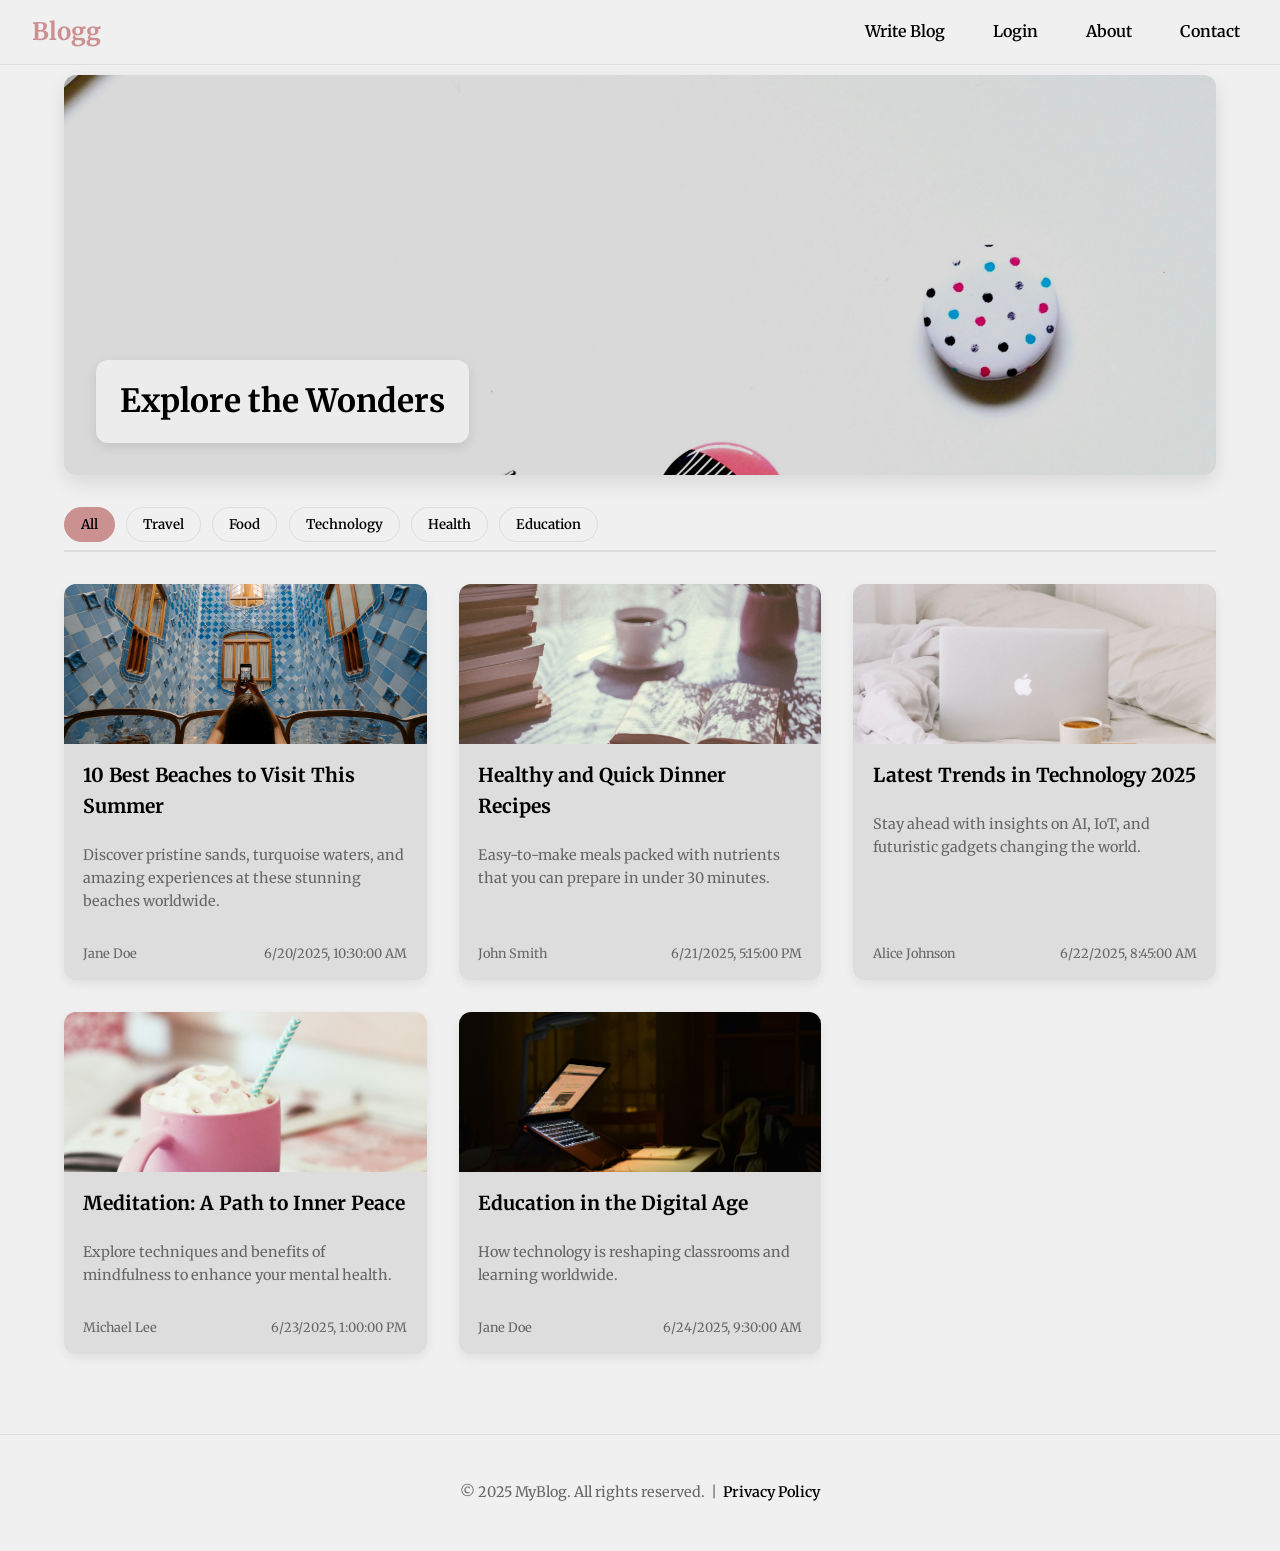
<file: index.html>
<!DOCTYPE html>
<html lang="en">
<head>
  <meta charset="UTF-8" />
  <meta name="viewport" content="width=device-width, initial-scale=1" />

  <title>Blog Home - MyBlog</title>

  <link
    href="https://fonts.googleapis.com/css2?family=Merriweather:wght@400;700&display=swap"
    rel="stylesheet"
  />

  <style>
    :root {
      --font-family: 'Merriweather', serif;
      --black: #000000;
      --white: #f0f0f0;
      --gray: #dddddd;
      --input-border: #999999;
      --button-hover-bg: #cb9191;
      --label-text-default: #666666;
      --error-text: red;
      --radius: 12px;
      --transition: 0.3s ease;
      --max-width: 1200px;
    }

    * {
      box-sizing: border-box;
    }

    body {
      margin: 0;
      font-family: var(--font-family);
      color: var(--black);
      background-color: var(--white);
      line-height: 1.6;
      min-height: 100vh;
      display: flex;
      flex-direction: column;
      align-items: center;
    }

    /* =========================
       NAVBAR
    ========================= */

    nav {
      display: flex;
      justify-content: space-between;
      align-items: center;
      padding: 0.8rem 2rem;
      width: 100%;
      max-width: none;
      background-color: var(--white);
      position: fixed;
      top: 0;
      left: 0;
      z-index: 1000;
      border-bottom: 1px solid var(--gray);
    }

    nav .logo {
      font-size: 1.5rem;
      font-weight: 700;
      color: #cb9191;
      user-select: none;
      font-family: 'Merriweather', serif;
      cursor: pointer;
      text-decoration: none;
    }

    nav .nav-links {
      display: flex;
      gap: 2rem;
      font-size: 1rem;
      font-weight: 600;
    }

    nav .nav-links a {
      text-decoration: none;
      color: var(--black);
      transition: color 0.3s ease;
      padding: 0.3rem 0.5rem;
      border-radius: var(--radius);
    }

    nav .nav-links a:hover {
      color: #cb9191;
      background-color: rgba(203, 145, 145, 0.15);
    }

    /* =========================
       MAIN CONTAINER
    ========================= */

    .container {
      max-width: var(--max-width);
      width: 90%;
      margin: 0 auto 2rem;
    }

    /* =========================
       HERO
    ========================= */

    .hero {
      width: 100%;
      margin-top: 75px;
      margin-bottom: 2rem;
      border-radius: var(--radius);
      overflow: hidden;
      box-shadow: 0 8px 20px rgba(0, 0, 0, 0.1);
      position: relative;
      cursor: pointer;
    }

    .hero img {
      width: 100%;
      height: 400px;
      object-fit: cover;
      display: block;
      filter: brightness(85%);
      transition: filter 0.3s ease;
    }

    .hero:hover img {
      filter: brightness(100%);
    }

    .hero-text {
      position: absolute;
      bottom: 2rem;
      left: 2rem;
      color: var(--black);
      background: rgba(240, 240, 240, 0.85);
      padding: 1rem 1.5rem;
      border-radius: var(--radius);
      max-width: 600px;
      font-weight: 700;
      font-size: 2rem;
      cursor: pointer;
      user-select: none;
      box-shadow: 0 4px 12px rgba(0, 0, 0, 0.1);
    }

    /* =========================
       CATEGORIES
    ========================= */

    .categories {
      margin-bottom: 2rem;
      padding-bottom: 0.5rem;
      border-bottom: 2px solid var(--gray);
      user-select: none;
      display: flex;
      gap: 0.7rem;
      flex-wrap: wrap;
    }

    .categories button {
      background: var(--white);
      border: 1px solid var(--gray);
      padding: 0.5rem 1rem;
      border-radius: 20px;
      cursor: pointer;
      font-weight: 600;
      color: var(--black);
      transition:
        background-color var(--transition),
        border-color var(--transition);
      font-family: inherit;
    }

    .categories button:hover,
    .categories button.active {
      background: var(--button-hover-bg);
      border-color: var(--button-hover-bg);
      color: var(--black);
    }

    /* =========================
       BLOG FEED
    ========================= */

    .blog-feed {
      display: grid;
      grid-template-columns: repeat(
        auto-fill,
        minmax(280px, 1fr)
      );
      gap: 2rem;
    }

    .blog-card {
      background: var(--gray);
      border-radius: var(--radius);
      box-shadow: 0 4px 12px rgba(0, 0, 0, 0.07);
      overflow: hidden;
      display: flex;
      flex-direction: column;
      cursor: pointer;
      transition:
        transform var(--transition),
        box-shadow var(--transition);
      position: relative;
    }

    .blog-card:hover {
      transform: translateY(-6px);
      box-shadow: 0 10px 30px rgba(0, 0, 0, 0.15);
    }

    /* Entire card is clickable */

    .blog-card-link {
      display: flex;
      flex-direction: column;
      height: 100%;
      color: inherit;
      text-decoration: none;
    }

    .blog-card-link:visited {
      color: inherit;
    }

    .blog-card img {
      width: 100%;
      height: 160px;
      object-fit: cover;
      display: block;
      transition: transform var(--transition);
    }

    .blog-card:hover img {
      transform: scale(1.03);
    }

    .blog-content {
      padding: 1rem 1.2rem;
      flex: 1;
      display: flex;
      flex-direction: column;
      justify-content: space-between;
    }

    .blog-title {
      font-weight: 700;
      font-size: 1.2rem;
      margin-top: 0;
      margin-bottom: 0.5rem;
      color: var(--black);
    }

    .blog-title a {
      color: var(--black);
      text-decoration: none;
    }

    .blog-title a:hover {
      text-decoration: underline;
    }

    .blog-excerpt {
      font-size: 0.9rem;
      color: var(--label-text-default);
      flex-grow: 1;
    }

    .blog-meta {
      margin-top: 1rem;
      font-size: 0.8rem;
      color: var(--label-text-default);
      display: flex;
      justify-content: space-between;
      align-items: center;
      flex-wrap: wrap;
      gap: 0.3rem;
    }

    /* =========================
       FOOTER
    ========================= */

    footer {
      width: 100%;
      background: var(--white);
      padding: 2rem 0;
      text-align: center;
      font-size: 0.9rem;
      color: var(--label-text-default);
      user-select: none;
      border-top: 1px solid var(--gray);
      margin-top: 3rem;
    }

    footer a {
      color: var(--black);
      text-decoration: none;
      font-weight: 600;
    }

    footer a:hover {
      color: var(--button-hover-bg);
      text-decoration: underline;
    }

    /* =========================
       TABLET
    ========================= */

    @media (max-width: 900px) {
      .blog-feed {
        grid-template-columns: 1fr;
      }

      .categories {
        justify-content: center;
      }

      .hero-text {
        font-size: 1.5rem;
      }
    }

    /* =========================
       MOBILE
    ========================= */

    @media (max-width: 600px) {
      nav {
        position: relative;
        flex-direction: column;
        gap: 0.7rem;
      }

      nav .nav-links {
        gap: 0.5rem;
        flex-wrap: wrap;
        justify-content: center;
        font-size: 0.85rem;
      }

      .hero {
        margin-top: 2rem;
      }

      .hero img {
        height: 280px;
      }

      .hero-text {
        left: 1rem;
        bottom: 1rem;
        font-size: 1.1rem;
        padding: 0.7rem 1rem;
      }
    }
  </style>
</head>

<body>

  <!-- =========================
       NAVBAR
  ========================= -->

  <nav>
    <a href="index.html" class="logo">Blogg</a>

    <div class="nav-links">
      <a href="create.html">Write Blog</a>
      <a href="login.html">Login</a>
      <a href="about.html">About</a>
      <a href="contact.html">Contact</a>
    </div>
  </nav>


  <!-- =========================
       MAIN CONTENT
  ========================= -->

  <div class="container">

    <!-- HERO -->

    <section
      class="hero"
      tabindex="0"
      role="banner"
      aria-label="Featured blog post"
      onclick="openBlog(1)"
      onkeydown="handleHeroKey(event)"
    >

      <img
        src="image/jess-bailey-cU7wLFRyWWw-unsplash.jpg"
        alt="Featured Blog"
      />

      <div
        class="hero-text"
        tabindex="0"
        role="link"
        aria-label="Explore the Wonders of the Ocean blog post"
      >
        Explore the Wonders
      </div>

    </section>


    <!-- =========================
         CATEGORIES
    ========================= -->

    <section
      class="categories"
      aria-label="Blog categories"
    >

      <button
        class="active"
        type="button"
        data-category="all"
      >
        All
      </button>

      <button
        type="button"
        data-category="Travel"
      >
        Travel
      </button>

      <button
        type="button"
        data-category="Food"
      >
        Food
      </button>

      <button
        type="button"
        data-category="Technology"
      >
        Technology
      </button>

      <button
        type="button"
        data-category="Health"
      >
        Health
      </button>

      <button
        type="button"
        data-category="Education"
      >
        Education
      </button>

    </section>


    <!-- BLOG FEED -->

    <section
      class="blog-feed"
      aria-label="Latest blog posts"
      id="blogFeed"
    >
    </section>

  </div>


  <!-- =========================
       FOOTER
  ========================= -->

  <footer>

    <p>
      &copy; 2025 MyBlog. All rights reserved.
      &nbsp;|&nbsp;

      <a href="#">
        Privacy Policy
      </a>
    </p>

  </footer>


  <!-- =========================
       JAVASCRIPT
  ========================= -->

  <script>

    const blogs = [

      {
        id: 1,
        title: "10 Best Beaches to Visit This Summer",
        excerpt:
          "Discover pristine sands, turquoise waters, and amazing experiences at these stunning beaches worldwide.",
        author: "Jane Doe",
        category: "Travel",
        uploadTime: "2025-06-20 10:30",
        likes: 245,
        comments: 20,
        img:
          "image/karsten-winegeart-Quh5YoaAzfI-unsplash.jpg"
      },

      {
        id: 2,
        title: "Healthy and Quick Dinner Recipes",
        excerpt:
          "Easy-to-make meals packed with nutrients that you can prepare in under 30 minutes.",
        author: "John Smith",
        category: "Food",
        uploadTime: "2025-06-21 17:15",
        likes: 179,
        comments: 15,
        img:
          "image/freestocks-OfaDD5o8hpk-unsplash.jpg"
      },

      {
        id: 3,
        title: "Latest Trends in Technology 2025",
        excerpt:
          "Stay ahead with insights on AI, IoT, and futuristic gadgets changing the world.",
        author: "Alice Johnson",
        category: "Technology",
        uploadTime: "2025-06-22 08:45",
        likes: 310,
        comments: 32,
        img:
          "image/sincerely-media-zw8t5aMmJQQ-unsplash.jpg"
      },

      {
        id: 4,
        title: "Meditation: A Path to Inner Peace",
        excerpt:
          "Explore techniques and benefits of mindfulness to enhance your mental health.",
        author: "Michael Lee",
        category: "Health",
        uploadTime: "2025-06-23 13:00",
        likes: 142,
        comments: 12,
        img:
          "image/andrijana-bozic-IsJ_hbsQiE8-unsplash.jpg"
      },

      {
        id: 5,
        title: "Education in the Digital Age",
        excerpt:
          "How technology is reshaping classrooms and learning worldwide.",
        author: "Jane Doe",
        category: "Education",
        uploadTime: "2025-06-24 09:30",
        likes: 199,
        comments: 18,
        img:
          "image/josue-valencia-pOwKTIgjKjU-unsplash.jpg"
      }

    ];


    /* =========================
       OPEN BLOG
    ========================= */

    function openBlog(blogId) {

      window.location.href =
        `blog.html?id=${blogId}`;

    }


    /* =========================
       HERO KEYBOARD SUPPORT
    ========================= */

    function handleHeroKey(event) {

      if (
        event.key === "Enter" ||
        event.key === " "
      ) {

        event.preventDefault();

        openBlog(1);

      }

    }


    /* =========================
       CATEGORY BUTTONS
    ========================= */

    const categoryButtons =
      document.querySelectorAll(
        ".categories button"
      );


    /* =========================
       RENDER BLOGS
    ========================= */

    function renderBlogs(
      filter = "all",
      searchTerm = ""
    ) {

      const container =
        document.getElementById("blogFeed");

      container.innerHTML = "";


      const filteredBlogs =
        blogs.filter(blog => {

          const matchesCategory =
            filter === "all" ||
            blog.category === filter;


          const search =
            searchTerm.toLowerCase();


          const matchesSearch =
            blog.title
              .toLowerCase()
              .includes(search) ||

            blog.excerpt
              .toLowerCase()
              .includes(search);


          return (
            matchesCategory &&
            matchesSearch
          );

        });


      /* No blogs */

      if (filteredBlogs.length === 0) {

        container.innerHTML =
          `<p>No blogs found.</p>`;

        return;

      }


      /* Create blog cards */

      filteredBlogs.forEach(blog => {

        const blogCard =
          document.createElement("article");


        blogCard.className =
          "blog-card";

        blogCard.tabIndex = 0;

        blogCard.setAttribute(
          "role",
          "article"
        );

        blogCard.setAttribute(
          "aria-label",
          `${blog.title} by ${blog.author}`
        );


        /*
         * Entire blog card is clickable.
         *
         * Clicking:
         * - Image
         * - Title
         * - Description
         * - Author
         * - Date
         *
         * will open:
         *
         * blog.html?id=1
         * blog.html?id=2
         * etc.
         */

        blogCard.innerHTML = `

          <a
            href="blog.html?id=${blog.id}"
            class="blog-card-link"
            aria-label="Read full blog post: ${blog.title}"
          >

            <img
              src="${blog.img}"
              alt="Image for ${blog.title}"
            />

            <div class="blog-content">

              <h2 class="blog-title">
                ${blog.title}
              </h2>

              <p class="blog-excerpt">
                ${blog.excerpt}
              </p>

              <div class="blog-meta">

                <span class="author">
                  ${blog.author}
                </span>

                <span class="upload-time">
                  ${new Date(
                    blog.uploadTime
                  ).toLocaleString()}
                </span>

              </div>

            </div>

          </a>

        `;


        container.appendChild(
          blogCard
        );

      });

    }


    /* =========================
       CATEGORY FILTER
    ========================= */

    categoryButtons.forEach(button => {

      button.addEventListener(
        "click",
        () => {

          /* Remove active */

          categoryButtons.forEach(btn => {

            btn.classList.remove(
              "active"
            );

          });


          /* Add active */

          button.classList.add(
            "active"
          );


          /* Get category */

          const category =
            button.getAttribute(
              "data-category"
            );


          /* Render */

          renderBlogs(category);

        }
      );

    });


    /* =========================
       INITIAL LOAD
    ========================= */

    renderBlogs();

  </script>

</body>
</html>
</file>
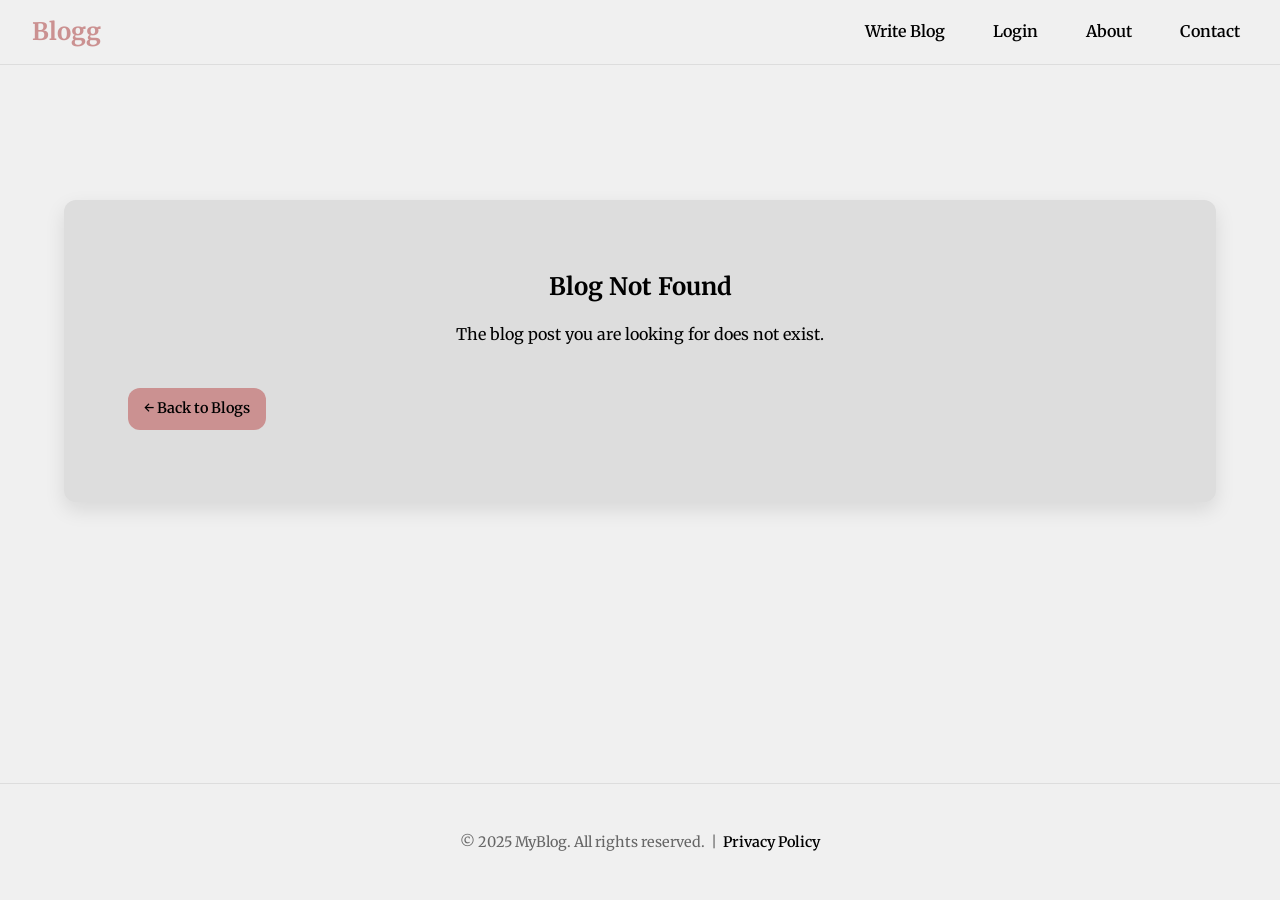
<file: blog.html>
<!DOCTYPE html>
<html lang="en">
<head>
  <meta charset="UTF-8" />
  <meta name="viewport" content="width=device-width, initial-scale=1" />

  <title>Blog - MyBlog</title>

  <link
    href="https://fonts.googleapis.com/css2?family=Merriweather:wght@400;700&display=swap"
    rel="stylesheet"
  />

  <style>
    :root {
      --font-family: 'Merriweather', serif;
      --black: #000000;
      --white: #f0f0f0;
      --gray: #dddddd;
      --input-border: #999999;
      --button-hover-bg: #cb9191;
      --label-text-default: #666666;
      --error-text: red;
      --radius: 12px;
      --transition: 0.3s ease;
      --max-width: 1200px;
    }

    /* General body styles */

    body {
      margin: 0;
      font-family: var(--font-family);
      color: var(--black);
      background-color: var(--white);
      line-height: 1.6;
      min-height: 100vh;
      display: flex;
      flex-direction: column;
      align-items: center;
    }

    .container {
      max-width: var(--max-width);
      width: 90%;
      margin: 2rem auto;
    }

    /* Navbar */

    nav {
      display: flex;
      justify-content: space-between;
      align-items: center;
      padding: 0.8rem 2rem;
      width: 100%;
      max-width: none;
      background-color: var(--white);
      box-shadow: var(--shadow);
      position: fixed;
      top: 0;
      z-index: 1000;
      border-bottom: 1px solid var(--gray);
      box-sizing: border-box;
    }

    nav .logo {
      font-size: 1.5rem;
      font-weight: 700;
      color: #cb9191;
      user-select: none;
      font-family: 'Merriweather', serif;
      cursor: pointer;
      text-decoration: none;
    }

    nav .nav-links {
      display: flex;
      gap: 2rem;
      font-size: 1rem;
      font-weight: 600;
    }

    nav .nav-links a {
      text-decoration: none;
      color: var(--black);
      transition: color 0.3s ease;
      padding: 0.3rem 0.5rem;
      border-radius: var(--radius);
    }

    nav .nav-links a:hover {
      color: #cb9191;
      background-color: rgba(203, 145, 145, 0.15);
    }

    /* Blog Page */

    .blog-page {
      margin-top: 100px;
      margin-bottom: 3rem;
    }

    .blog-article {
      background-color: var(--gray);
      border-radius: var(--radius);
      box-shadow: 0 8px 20px rgba(0, 0, 0, 0.1);
      overflow: hidden;
    }

    /* Blog Header */

    .blog-header {
      padding: 2rem 2rem 1rem;
    }

    .blog-category {
      display: inline-block;
      background-color: #cb9191;
      padding: 0.4rem 0.9rem;
      border-radius: 20px;
      font-size: 0.8rem;
      font-weight: 700;
      margin-bottom: 1rem;
    }

    .blog-title {
      font-size: 2.5rem;
      line-height: 1.3;
      margin: 0 0 1rem;
      color: var(--black);
    }

    .blog-meta {
      font-size: 0.85rem;
      color: var(--label-text-default);
      display: flex;
      gap: 1.5rem;
      flex-wrap: wrap;
    }

    /* Blog Image */

    .blog-image {
      width: 100%;
      max-height: 500px;
      object-fit: cover;
      display: block;
    }

    /* Blog Content */

    .blog-body {
      padding: 2rem;
      background-color: var(--white);
      font-size: 1rem;
    }

    .blog-body p {
      margin: 0 0 1.5rem;
    }

    .blog-body h2 {
      font-size: 1.5rem;
      margin-top: 2rem;
      margin-bottom: 1rem;
    }

    .blog-body h3 {
      font-size: 1.2rem;
      margin-top: 1.5rem;
    }

    .blog-body ul,
    .blog-body ol {
      margin-bottom: 1.5rem;
    }

    .blog-body li {
      margin-bottom: 0.5rem;
    }

    /* ==================================================
       Actions
    ================================================== */

    .blog-actions {
      padding: 1.5rem 2rem;
      background-color: var(--gray);
      display: flex;
      gap: 0.8rem;
      flex-wrap: wrap;
    }

    .blog-actions a,
    .blog-actions button {
      text-decoration: none;
      padding: 0.6rem 1rem;
      border-radius: var(--radius);
      background-color: #cb9191;
      color: var(--black);
      font-family: var(--font-family);
      font-weight: 600;
      font-size: 0.9rem;
      border: none;
      cursor: pointer;
      transition: background-color 0.3s ease;
    }

    .blog-actions a:hover,
    .blog-actions button:hover {
      background-color: #b37070;
      color: #000;
    }

    /* Like Button */

    .like-button.liked {
      background-color: #b37070;
    }

    .like-icon {
      font-size: 1rem;
    }

    /* ==================================================
       Comments
    ================================================== */

    .comments-section {
      display: none;
      padding: 2rem;
      background-color: var(--white);
      border-top: 1px solid var(--gray);
    }

    .comments-section.show {
      display: block;
    }

    .comments-title {
      margin-top: 0;
      margin-bottom: 1.5rem;
      font-size: 1.5rem;
    }

    .comment-form {
      display: flex;
      flex-direction: column;
      gap: 0.8rem;
      margin-bottom: 2rem;
    }

    .comment-form input,
    .comment-form textarea {
      width: 100%;
      padding: 0.7rem 0.8rem;
      border: 1px solid var(--input-border);
      border-radius: var(--radius);
      font-family: var(--font-family);
      font-size: 0.9rem;
      background-color: #ffffff;
      color: var(--black);
      outline: none;
    }

    .comment-form textarea {
      min-height: 120px;
      resize: vertical;
    }

    .comment-form input:focus,
    .comment-form textarea:focus {
      border-color: #cb9191;
    }

    .comment-submit {
      align-self: flex-start;
      padding: 0.6rem 1rem;
      border-radius: var(--radius);
      background-color: #cb9191;
      color: var(--black);
      font-family: var(--font-family);
      font-weight: 600;
      font-size: 0.9rem;
      border: none;
      cursor: pointer;
      transition: background-color 0.3s ease;
    }

    .comment-submit:hover {
      background-color: #b37070;
      color: #000;
    }

    /* Comment List */

    .comments-list {
      display: flex;
      flex-direction: column;
      gap: 1rem;
    }

    .comment-item {
      background-color: var(--gray);
      border-radius: var(--radius);
      padding: 1rem;
    }

    .comment-author {
      font-weight: 700;
      margin-bottom: 0.4rem;
    }

    .comment-text {
      color: var(--label-text-default);
      font-size: 0.9rem;
      white-space: pre-wrap;
      word-break: break-word;
    }

    .comment-date {
      margin-top: 0.5rem;
      color: var(--label-text-default);
      font-size: 0.75rem;
    }

    .no-comments {
      color: var(--label-text-default);
      font-size: 0.9rem;
    }

    /* Share Message */

    .share-message {
      display: none;
      width: 100%;
      color: var(--label-text-default);
      font-size: 0.85rem;
      margin-top: 0.2rem;
    }

    .share-message.show {
      display: block;
    }

    /* Blog Not Found */

    .not-found {
      margin-top: 100px;
      background-color: var(--gray);
      border-radius: var(--radius);
      padding: 3rem 2rem;
      text-align: center;
      box-shadow: 0 8px 20px rgba(0, 0, 0, 0.1);
    }

    .not-found h1 {
      margin-bottom: 1rem;
    }

    /* Footer */

    footer {
      width: 100%;
      background: var(--white);
      padding: 2rem 0;
      text-align: center;
      font-size: 0.9rem;
      color: var(--label-text-default);
      user-select: none;
      border-top: 1px solid var(--gray);
      margin-top: auto;
    }

    footer a {
      color: var(--black);
      text-decoration: none;
      font-weight: 600;
    }

    footer a:hover {
      color: var(--button-hover-bg);
      text-decoration: underline;
    }

    /* Responsive */

    @media (max-width: 900px) {

      nav {
        padding: 0.8rem 1rem;
      }

      nav .nav-links {
        gap: 0.5rem;
        font-size: 0.8rem;
      }

      .blog-title {
        font-size: 1.8rem;
      }

      .blog-header,
      .blog-body,
      .blog-actions {
        padding: 1.3rem;
      }

      .comments-section {
        padding: 1.3rem;
      }

      .blog-image {
        max-height: 350px;
      }
    }

    @media (max-width: 600px) {

      nav {
        position: relative;
        flex-direction: column;
        gap: 0.7rem;
      }

      nav .nav-links {
        flex-wrap: wrap;
        justify-content: center;
      }

      .blog-page {
        margin-top: 2rem;
      }

      .blog-title {
        font-size: 1.5rem;
      }

      .blog-body {
        font-size: 0.95rem;
      }

      .blog-actions {
        gap: 0.5rem;
      }

      .blog-actions a,
      .blog-actions button {
        font-size: 0.8rem;
        padding: 0.55rem 0.8rem;
      }
    }
  </style>
</head>

<body>

  <!-- ==================================================
       Navbar
  ================================================== -->

  <nav>

    <a href="index.html" class="logo">
      Blogg
    </a>

    <div class="nav-links">

      <a href="create.html">
        Write Blog
      </a>

      <a href="login.html">
        Login
      </a>

      <a href="about.html">
        About
      </a>

      <a href="contact.html">
        Contact
      </a>

    </div>

  </nav>


  <!-- ==================================================
       Blog Container
  ================================================== -->

  <main class="container blog-page">

    <article
      class="blog-article"
      id="blogArticle"
    >

      <!-- Blog will be loaded here -->

    </article>

  </main>


  <!-- ==================================================
       Footer
  ================================================== -->

  <footer>

    <p>
      &copy; 2025 MyBlog. All rights reserved.
      &nbsp;|&nbsp;

      <a href="#">
        Privacy Policy
      </a>
    </p>

  </footer>


  <script>

    /*
    |--------------------------------------------------------------------------
    | Blog Data
    |--------------------------------------------------------------------------
    */

    const blogs = [

      {
        id: 1,

        title: "10 Best Beaches to Visit This Summer",

        excerpt:
          "Discover pristine sands, turquoise waters, and amazing experiences at these stunning beaches worldwide.",

        author: "Jane Doe",

        category: "Travel",

        uploadTime: "2025-06-20 10:30",

        likes: 245,

        comments: 20,

        img:
          "image/karsten-winegeart-Quh5YoaAzfI-unsplash.jpg",

        content: `

          <p>
            Summer is the perfect time to explore beautiful beaches
            around the world. From peaceful hidden beaches to popular
            tropical destinations, there are countless places to enjoy
            the sun, sea, and sand.
          </p>

          <p>
            Whether you are looking for a relaxing vacation, an
            adventurous trip, or simply a place to enjoy nature, these
            beaches offer unforgettable experiences.
          </p>

          <h2>1. Tropical Paradise</h2>

          <p>
            Clear blue water, soft sand, and beautiful sunsets make
            tropical beaches one of the most popular choices for summer
            travelers.
          </p>

          <h2>2. Hidden Beaches</h2>

          <p>
            If you prefer a quieter experience, hidden beaches can
            provide a peaceful environment away from large crowds.
          </p>

          <p>
            Before traveling, always check the weather, local conditions,
            and travel requirements for your destination.
          </p>

        `
      },


      {
        id: 2,

        title: "Healthy and Quick Dinner Recipes",

        excerpt:
          "Easy-to-make meals packed with nutrients that you can prepare in under 30 minutes.",

        author: "John Smith",

        category: "Food",

        uploadTime: "2025-06-21 17:15",

        likes: 179,

        comments: 15,

        img:
          "image/freestocks-OfaDD5o8hpk-unsplash.jpg",

        content: `

          <p>
            Preparing a healthy dinner does not have to take hours.
            With a few simple ingredients and some planning, you can
            prepare nutritious and delicious meals in less than
            30 minutes.
          </p>

          <h2>Why Choose Quick Healthy Meals?</h2>

          <p>
            Busy schedules often make it difficult to spend a lot of
            time in the kitchen. Quick meals can help you maintain a
            balanced diet without spending your entire evening cooking.
          </p>

          <h2>Grilled Chicken and Vegetables</h2>

          <p>
            Grilled chicken with fresh vegetables is a simple
            combination that provides protein, vitamins, and minerals.
          </p>

          <h2>Simple Pasta Bowl</h2>

          <p>
            Whole-grain pasta combined with vegetables, herbs, and a
            light sauce can make a satisfying dinner.
          </p>

          <p>
            The key is to use fresh ingredients and keep your meals
            balanced.
          </p>

        `
      },


      {
        id: 3,

        title: "Latest Trends in Technology 2025",

        excerpt:
          "Stay ahead with insights on AI, IoT, and futuristic gadgets changing the world.",

        author: "Alice Johnson",

        category: "Technology",

        uploadTime: "2025-06-22 08:45",

        likes: 310,

        comments: 32,

        img:
          "image/sincerely-media-zw8t5aMmJQQ-unsplash.jpg",

        content: `

          <p>
            Technology continues to change the way people work,
            communicate, learn, and solve problems. New developments
            in artificial intelligence, cloud computing, and connected
            devices are creating new opportunities.
          </p>

          <h2>Artificial Intelligence</h2>

          <p>
            Artificial intelligence is becoming increasingly useful in
            areas such as software development, education, healthcare,
            business analytics, and automation.
          </p>

          <h2>Internet of Things</h2>

          <p>
            Internet of Things devices allow physical objects to collect
            and exchange information through networks. Smart homes and
            connected industrial systems are examples of this technology.
          </p>

          <h2>The Future of Technology</h2>

          <p>
            As technology continues to develop, digital skills and
            responsible use of technology will become increasingly
            important.
          </p>

        `
      },


      {
        id: 4,

        title: "Meditation: A Path to Inner Peace",

        excerpt:
          "Explore techniques and benefits of mindfulness to enhance your mental health.",

        author: "Michael Lee",

        category: "Health",

        uploadTime: "2025-06-23 13:00",

        likes: 142,

        comments: 12,

        img:
          "image/andrijana-bozic-IsJ_hbsQiE8-unsplash.jpg",

        content: `

          <p>
            Meditation is a practice that encourages people to focus
            their attention and become more aware of the present moment.
          </p>

          <h2>Getting Started</h2>

          <p>
            Beginners can start with a few minutes of quiet breathing
            each day. Find a comfortable position and focus your
            attention on your breathing.
          </p>

          <h2>Building a Routine</h2>

          <p>
            Consistency is often more important than the length of each
            session. Creating a regular routine can make meditation
            easier to maintain.
          </p>

        `
      },


      {
        id: 5,

        title: "Education in the Digital Age",

        excerpt:
          "How technology is reshaping classrooms and learning worldwide.",

        author: "Jane Doe",

        category: "Education",

        uploadTime: "2025-06-24 09:30",

        likes: 199,

        comments: 18,

        img:
          "image/josue-valencia-pOwKTIgjKjU-unsplash.jpg",

        content: `

          <p>
            Digital technology has changed how students access
            information and communicate with teachers and classmates.
          </p>

          <h2>Online Learning</h2>

          <p>
            Online learning platforms allow students to access
            educational resources from different locations and often
            at flexible times.
          </p>

          <h2>Digital Resources</h2>

          <p>
            Videos, interactive exercises, digital books, and online
            communities can supplement traditional classroom learning.
          </p>

          <h2>The Role of Teachers</h2>

          <p>
            Technology does not remove the importance of teachers.
            Instead, it can provide teachers with additional tools for
            explaining concepts, communicating with students, and
            organizing learning materials.
          </p>

        `
      }

    ];


    /*
    |--------------------------------------------------------------------------
    | Get Blog ID
    |--------------------------------------------------------------------------
    */

    const urlParams =
      new URLSearchParams(
        window.location.search
      );

    const blogId =
      Number(
        urlParams.get("id")
      );


    /*
    |--------------------------------------------------------------------------
    | Find Blog
    |--------------------------------------------------------------------------
    */

    const blog =
      blogs.find(
        post => post.id === blogId
      );


    /*
    |--------------------------------------------------------------------------
    | Blog Article
    |--------------------------------------------------------------------------
    */

    const blogArticle =
      document.getElementById(
        "blogArticle"
      );


    /*
    |--------------------------------------------------------------------------
    | Blog Not Found
    |--------------------------------------------------------------------------
    */

    if (!blog) {

      blogArticle.className =
        "not-found";

      blogArticle.innerHTML = `

        <h1>
          Blog Not Found
        </h1>

        <p>
          The blog post you are looking for
          does not exist.
        </p>

        <div class="blog-actions">

          <a href="index.html">
            ← Back to Blogs
          </a>

        </div>

      `;

    }


    /*
    |--------------------------------------------------------------------------
    | Blog Found
    |--------------------------------------------------------------------------
    */

    else {

      /*
      |--------------------------------------------------------------------------
      | Local Storage Keys
      |--------------------------------------------------------------------------
      */

      const likeKey =
        `blog_liked_${blog.id}`;

      const commentsKey =
        `blog_comments_${blog.id}`;


      /*
      |--------------------------------------------------------------------------
      | Get Saved Comments
      |--------------------------------------------------------------------------
      */

      function getSavedComments() {

        const saved =
          localStorage.getItem(
            commentsKey
          );

        if (!saved) {
          return [];
        }

        try {

          return JSON.parse(saved);

        } catch (error) {

          return [];

        }

      }


      /*
      |--------------------------------------------------------------------------
      | Check Like
      |--------------------------------------------------------------------------
      */

      const isLiked =
        localStorage.getItem(
          likeKey
        ) === "true";


      /*
      |--------------------------------------------------------------------------
      | Saved Comments
      |--------------------------------------------------------------------------
      */

      const savedComments =
        getSavedComments();


      /*
      |--------------------------------------------------------------------------
      | Total Comment Count
      |--------------------------------------------------------------------------
      */

      const totalComments =
        blog.comments +
        savedComments.length;


      /*
      |--------------------------------------------------------------------------
      | Render Blog
      |--------------------------------------------------------------------------
      */

      blogArticle.innerHTML = `

        <!-- Blog Header -->

        <div class="blog-header">

          <span class="blog-category">
            ${blog.category}
          </span>

          <h1 class="blog-title">
            ${blog.title}
          </h1>

          <div class="blog-meta">

            <span>
              Author: ${blog.author}
            </span>

            <span>
              ${new Date(
                blog.uploadTime
              ).toLocaleString()}
            </span>

            <span>
              <span id="headerLikeCount">
                ${blog.likes + (isLiked ? 1 : 0)}
              </span>
              Likes
            </span>

            <span>
              <span id="headerCommentCount">
                ${totalComments}
              </span>
              Comments
            </span>

          </div>

        </div>


        <!-- Blog Image -->

        <img
          class="blog-image"
          src="${blog.img}"
          alt="${blog.title}"
        />


        <!-- Blog Body -->

        <div class="blog-body">

          ${blog.content}

        </div>


        <!-- ==================================================
             ACTION BUTTONS
        ================================================== -->

        <div class="blog-actions">

          <!-- Back -->

          <a href="index.html">
            ← Back to Blogs
          </a>


          <!-- Like -->

          <button
            type="button"
            id="likeButton"
            class="like-button ${isLiked ? "liked" : ""}"
            onclick="toggleLike()"
          >

            <span
              class="like-icon"
              id="likeIcon"
            >
              ${isLiked ? "♥" : "♡"}
            </span>

            Like

            <span id="likeCount">
              ${blog.likes + (isLiked ? 1 : 0)}
            </span>

          </button>


          <!-- Comment -->

          <button
            type="button"
            id="commentButton"
            onclick="toggleComments()"
          >

            💬 Comment

            <span id="commentCount">
              ${totalComments}
            </span>

          </button>


          <!-- Share -->

          <button
            type="button"
            onclick="shareBlog()"
          >

            ↗ Share

          </button>


          <!-- Share Message -->

          <span
            class="share-message"
            id="shareMessage"
          >
          </span>

        </div>


        <!-- ==================================================
             COMMENTS SECTION
        ================================================== -->

        <section
          class="comments-section"
          id="commentsSection"
        >

          <h2 class="comments-title">
            Comments
          </h2>


          <!-- Comment Form -->

          <form
            class="comment-form"
            id="commentForm"
          >

            <input
              type="text"
              id="commentName"
              placeholder="Your name"
              maxlength="50"
              required
            />


            <textarea
              id="commentText"
              placeholder="Write your comment..."
              maxlength="500"
              required
            ></textarea>


            <button
              type="submit"
              class="comment-submit"
            >
              Post Comment
            </button>

          </form>


          <!-- Comments List -->

          <div
            class="comments-list"
            id="commentsList"
          >
          </div>

        </section>

      `;


      /*
      |--------------------------------------------------------------------------
      | Toggle Like
      |--------------------------------------------------------------------------
      */

      window.toggleLike =
        function () {

          const likeButton =
            document.getElementById(
              "likeButton"
            );

          const likeIcon =
            document.getElementById(
              "likeIcon"
            );

          const likeCount =
            document.getElementById(
              "likeCount"
            );

          const headerLikeCount =
            document.getElementById(
              "headerLikeCount"
            );


          const currentlyLiked =
            localStorage.getItem(
              likeKey
            ) === "true";


          if (currentlyLiked) {

            /*
             * Unlike
             */

            localStorage.removeItem(
              likeKey
            );

            likeButton.classList.remove(
              "liked"
            );

            likeIcon.textContent =
              "♡";

            likeCount.textContent =
              blog.likes;

            headerLikeCount.textContent =
              blog.likes;

          } else {

            /*
             * Like
             */

            localStorage.setItem(
              likeKey,
              "true"
            );

            likeButton.classList.add(
              "liked"
            );

            likeIcon.textContent =
              "♥";

            likeCount.textContent =
              blog.likes + 1;

            headerLikeCount.textContent =
              blog.likes + 1;

          }

        };


      /*
      |--------------------------------------------------------------------------
      | Toggle Comments
      |--------------------------------------------------------------------------
      */

      window.toggleComments =
        function () {

          const commentsSection =
            document.getElementById(
              "commentsSection"
            );

          const commentButton =
            document.getElementById(
              "commentButton"
            );


          commentsSection.classList.toggle(
            "show"
          );


          if (
            commentsSection.classList.contains(
              "show"
            )
          ) {

            commentButton.style.backgroundColor =
              "#b37070";

            setTimeout(() => {

              commentsSection.scrollIntoView({
                behavior: "smooth",
                block: "start"
              });

            }, 100);

          } else {

            commentButton.style.backgroundColor =
              "#cb9191";

          }

        };


      /*
      |--------------------------------------------------------------------------
      | Share Blog
      |--------------------------------------------------------------------------
      */

      window.shareBlog =
        async function () {

          const currentUrl =
            window.location.href;

          const shareMessage =
            document.getElementById(
              "shareMessage"
            );


          /*
           * Mobile / supported browsers
           */

          if (
            navigator.share
          ) {

            try {

              await navigator.share({

                title:
                  blog.title,

                text:
                  blog.excerpt,

                url:
                  currentUrl

              });

              return;

            } catch (error) {

              /*
               * User cancelled share.
               */

              if (
                error.name ===
                "AbortError"
              ) {

                return;

              }

            }

          }


          /*
           * Desktop fallback
           */

          try {

            await navigator.clipboard.writeText(
              currentUrl
            );

            shareMessage.textContent =
              "Blog link copied!";

            shareMessage.classList.add(
              "show"
            );


            setTimeout(() => {

              shareMessage.classList.remove(
                "show"
              );

            }, 3000);

          } catch (error) {

            window.prompt(
              "Copy this blog link:",
              currentUrl
            );

          }

        };


      /*
      |--------------------------------------------------------------------------
      | Escape HTML
      |--------------------------------------------------------------------------
      */

      function escapeHtml(text) {

        const div =
          document.createElement(
            "div"
          );

        div.textContent =
          text;

        return div.innerHTML;

      }


      /*
      |--------------------------------------------------------------------------
      | Render Comments
      |--------------------------------------------------------------------------
      */

      function renderComments() {

        const commentsList =
          document.getElementById(
            "commentsList"
          );

        const comments =
          getSavedComments();


        if (
          comments.length === 0
        ) {

          commentsList.innerHTML = `

            <p class="no-comments">
              No new comments yet.
              Be the first to comment.
            </p>

          `;

          return;

        }


        commentsList.innerHTML =
          "";


        comments.forEach(
          comment => {

            const commentItem =
              document.createElement(
                "div"
              );

            commentItem.className =
              "comment-item";


            commentItem.innerHTML = `

              <div class="comment-author">
                ${escapeHtml(
                  comment.name
                )}
              </div>

              <div class="comment-text">
                ${escapeHtml(
                  comment.text
                )}
              </div>

              <div class="comment-date">
                ${comment.date}
              </div>

            `;


            commentsList.appendChild(
              commentItem
            );

          }
        );

      }


      /*
      |--------------------------------------------------------------------------
      | Comment Form
      |--------------------------------------------------------------------------
      */

      document
        .getElementById(
          "commentForm"
        )
        .addEventListener(
          "submit",
          function (event) {

            event.preventDefault();


            const nameInput =
              document.getElementById(
                "commentName"
              );

            const textInput =
              document.getElementById(
                "commentText"
              );


            const name =
              nameInput.value.trim();

            const text =
              textInput.value.trim();


            if (
              !name ||
              !text
            ) {

              return;

            }


            /*
             * Get existing comments
             */

            const comments =
              getSavedComments();


            /*
             * Add new comment
             */

            comments.push({

              name:
                name,

              text:
                text,

              date:
                new Date()
                  .toLocaleString()

            });


            /*
             * Save comments
             */

            localStorage.setItem(
              commentsKey,
              JSON.stringify(
                comments
              )
            );


            /*
             * Clear form
             */

            nameInput.value =
              "";

            textInput.value =
              "";


            /*
             * Render comments
             */

            renderComments();


            /*
             * Update count
             */

            const newCount =
              blog.comments +
              comments.length;


            document.getElementById(
              "commentCount"
            ).textContent =
              newCount;


            document.getElementById(
              "headerCommentCount"
            ).textContent =
              newCount;

          }
        );


      /*
      |--------------------------------------------------------------------------
      | Initial Comments
      |--------------------------------------------------------------------------
      */

      renderComments();

    }

  </script>

</body>
</html>
</file>
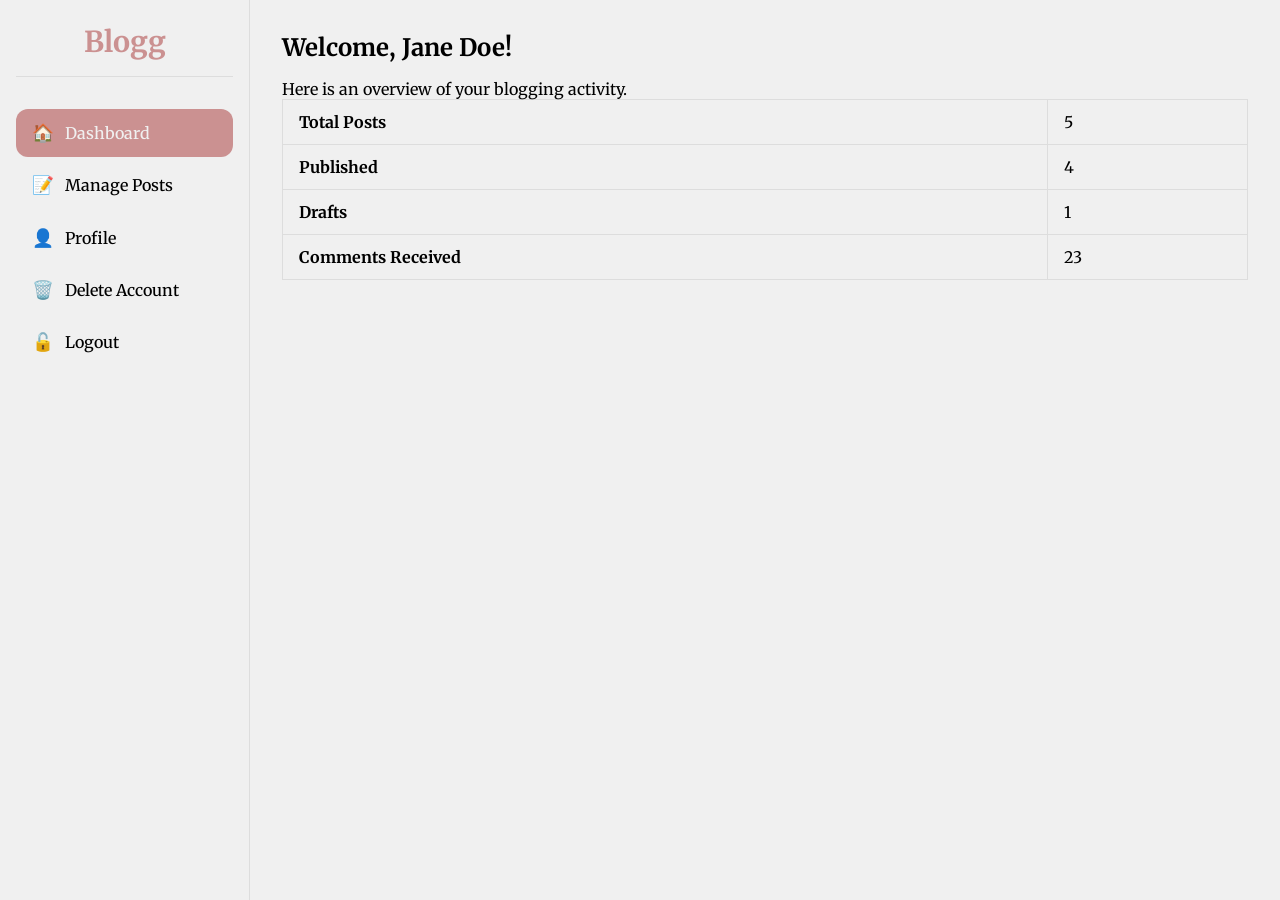
<file: blogger_dashboard.html>
<!DOCTYPE html>
<html lang="en">
<head>
  <meta charset="UTF-8" />
  <meta name="viewport" content="width=device-width, initial-scale=1" />
  <title>Blogger Dashboard - MyBlog</title>
  <link href="https://fonts.googleapis.com/css2?family=Merriweather:wght@400;700&display=swap" rel="stylesheet" />
  <style>
    :root {
      --font-family: 'Merriweather', serif;
      --black: #000000;
      --white: #f0f0f0;
      --gray: #dddddd;
      --input-border: #999999;
      --button-hover-bg: #cb9191;
      --label-text-default: #666666;
      --error-text: red;
      --radius: 12px;
      --transition: 0.3s ease;
      --max-width: 1200px;
    }
    * {
      margin: 0;
      padding: 0;
      box-sizing: border-box;
    }
    body {
      font-family: var(--font-family);
      background: var(--white);
      color: var(--black);
      min-height: 100vh;
      display: flex;
      flex-direction: row;
    }
    a {
      text-decoration: none;
      color: inherit;
    }
    button {
      cursor: pointer;
    }
    /* Sidebar */
    .sidebar {
      width: 250px;
      background: var(--white);
      border-right: 1px solid var(--gray);
      padding: 1.5rem 1rem;
      display: flex;
      flex-direction: column;
      position: fixed;
      height: 100vh;
      overflow-y: auto;
      transition: left 0.3s ease;
      z-index: 1000;
      left: 0;
    }
    .sidebar.closed {
      left: -260px;
    }
    .sidebar .logo {
      font-size: 1.8rem;
      font-weight: 700;
      text-align: center;
      margin-bottom: 2rem;
      padding-bottom: 1rem;
      border-bottom: 1px solid var(--gray);
      color: var(--button-hover-bg);
    }
    .sidebar nav {
      display: flex;
      flex-direction: column;
    }
    .sidebar nav a {
      display: flex;
      align-items: center;
      padding: 0.8rem 1rem;
      margin-bottom: 0.3rem;
      font-weight: 500;
      border-radius: var(--radius);
      transition: background var(--transition);
    }
    .sidebar nav a span.icon {
      margin-right: 0.8rem;
      font-size: 1.1rem;
      width: 20px;
      display: inline-block;
      text-align: center;
    }
    .sidebar nav a:hover,
    .sidebar nav a.active {
      background: var(--button-hover-bg);
      color: var(--white);
    }
    /* Main content */
    main.main-content {
      margin-left: 250px;
      padding: 2rem;
      flex-grow: 1;
      max-width: calc(100% - 250px);
      transition: margin-left 0.3s ease;
    }
    main.main-content.full-width {
      margin-left: 0;
      max-width: 100%;
    }
    h1, h2, h3 {
      margin-bottom: 1rem;
      font-weight: 700;
    }
    table {
      width: 100%;
      border-collapse: collapse;
      margin-bottom: 2rem;
    }
    th, td {
      padding: 0.75rem 1rem;
      border: 1px solid var(--gray);
      text-align: left;
    }
    th {
      background: var(--white);
      color: var(--black);
    }
    tbody tr:hover {
      background: #f8f8f8;
    }
    .actions button {
      margin-right: 0.5rem;
      padding: 0.3rem 0.6rem;
      border: 1px solid var(--black);
      background: none;
      font-size: 0.9rem;
      border-radius: var(--radius);
      color: var(--black);
      transition: var(--transition);
    }
    .actions button:hover {
      background: var(--button-hover-bg);
      color: var(--white);
      border-color: var(--button-hover-bg);
    }
    .tab-content {
      display: none;
    }
    .tab-content.active {
      display: block;
    }
    form.settings-form label {
      font-weight: 600;
      display: block;
      margin: 1rem 0 0.3rem;
    }
    form.settings-form input,
    form.settings-form textarea,
    form.settings-form select {
      width: 100%;
      padding: 0.5rem;
      border: 1px solid var(--input-border);
      border-radius: var(--radius);
      background: var(--white);
      color: var(--black);
    }
    form.settings-form button {
      margin-top: 1rem;
      padding: 0.6rem 1.2rem;
      background: var(--button-hover-bg);
      color: var(--white);
      border: none;
      border-radius: var(--radius);
      font-weight: 600;
      transition: var(--transition);
    }
    form.settings-form button:hover {
      background: var(--black);
    }
    /* Sidebar toggle button for small screens */
    #sidebar-toggle {
      display: none;
      position: fixed;
      top: 1rem;
      left: 1rem;
      background: var(--button-hover-bg);
      color: var(--white);
      border: none;
      font-size: 1.8rem;
      border-radius: var(--radius);
      cursor: pointer;
      z-index: 1100;
      width: 40px;
      height: 40px;
      line-height: 36px;
      text-align: center;
      padding: 0;
      user-select: none;
    }
    /* Responsive */
    @media (max-width: 768px) {
      body {
        flex-direction: column;
      }
      #sidebar-toggle {
        display: block;
      }
      .sidebar {
        width: 250px;
        height: 100vh;
        flex-direction: column;
        position: fixed;
        top: 0;
        left: -260px;
        background: var(--white);
        border-right: 1px solid var(--gray);
        padding-top: 3rem;
        transition: left 0.3s ease;
      }
      .sidebar.open {
        left: 0;
      }
      .sidebar nav {
        flex-direction: column;
        overflow-y: auto;
        height: calc(100vh - 3rem);
      }
      main.main-content {
        margin-left: 0;
        padding: 1rem;
        max-width: 100%;
      }
    }
  </style>
</head>
<body>

  <button id="sidebar-toggle" aria-label="Toggle sidebar navigation">☰</button>

  <aside class="sidebar" role="navigation" aria-label="Blogger dashboard navigation">
    <a href="/index.html" class="logo">Blogg</a>

    <nav>
      <a href="#" class="active" data-tab="dashboard" aria-current="page"><span class="icon">🏠</span> Dashboard</a>
      <a href="#" data-tab="posts"><span class="icon">📝</span> Manage Posts</a>
      <a href="#" data-tab="profile"><span class="icon">👤</span> Profile</a>
      <a href="#" data-tab="delete-account"><span class="icon">🗑️</span> Delete Account</a>
      <a href="logout.php"><span class="icon">🔓</span> Logout</a>
    </nav>
  </aside>

  <main class="main-content" role="main">
    <!-- Dashboard -->
    <section id="dashboard" class="tab-content active" tabindex="0">
      <h1>Welcome, <span id="usernameDisplay">User</span>!</h1>
      <p>Here is an overview of your blogging activity.</p>
      <table aria-label="Summary of your blogs">
        <tbody>
          <tr><th>Total Posts</th><td>5</td></tr>
          <tr><th>Published</th><td>4</td></tr>
          <tr><th>Drafts</th><td>1</td></tr>
          <tr><th>Comments Received</th><td>23</td></tr>
        </tbody>
      </table>
    </section>

    <!-- Manage Posts -->
    <section id="posts" class="tab-content" tabindex="0">
      <h1>Manage Your Posts</h1>
      <input type="text" id="search-posts" placeholder="Search posts..." aria-label="Search your posts" />
      <table>
        <thead>
          <tr><th>ID</th><th>Title</th><th>Status</th><th>Date</th><th>Actions</th></tr>
        </thead>
        <tbody id="posts-tbody">
          <!-- Posts will be inserted by JS -->
        </tbody>
      </table>
    </section>

    <!-- Profile -->
    <section id="profile" class="tab-content" tabindex="0">
      <h1>Your Profile</h1>
      <form class="settings-form" id="profile-form" novalidate>
        <label for="fullname">Full Name</label>
        <input type="text" id="fullname" name="fullname" required />

        <label for="email">Email</label>
        <input type="email" id="email" name="email" required value="user@example.com" />

        <label for="password">New Password</label>
        <input type="password" id="password" name="password" placeholder="Leave blank to keep current" />

        <button type="submit">Update Profile</button>
      </form>
    </section>

    <!-- Delete Account -->
    <section id="delete-account" class="tab-content" tabindex="0">
      <h1>Delete Account</h1>
      <p><strong>Warning:</strong> This action cannot be undone. All your data will be lost.</p>
      <br><br><button id="delete-account-btn" style="background-color:#d9534f; color:white; border:none; padding:0.8rem 1.2rem; border-radius:12px; cursor:pointer;">Delete My Account</button>
    </section>
  </main>

  <script>
    // Demo username (replace with actual session username)
    const username = "Jane Doe";

    // Display username in dashboard and profile full name input
    document.getElementById('usernameDisplay').textContent = username;
    document.getElementById('fullname').value = username;

    // Sample posts by this user
    const userPosts = [
      { id: 101, title: "My Trip to Bali", status: "Published", date: "2025-06-20" },
      { id: 102, title: "Delicious Vegan Recipes", status: "Draft", date: "2025-06-22" },
      { id: 103, title: "Tech Trends 2025", status: "Published", date: "2025-06-23" },
      { id: 104, title: "Meditation for Beginners", status: "Published", date: "2025-06-24" },
      { id: 105, title: "Learning JavaScript", status: "Published", date: "2025-06-25" }
    ];

    // Render posts in Manage Posts table
    function renderPosts() {
      const tbody = document.getElementById('posts-tbody');
      tbody.innerHTML = '';
      userPosts.forEach(post => {
        const tr = document.createElement('tr');
        tr.innerHTML = `
          <td>${post.id}</td>
          <td>${post.title}</td>
          <td>${post.status}</td>
          <td>${post.date}</td>
          <td class="actions">
            <button type="button" onclick="viewPost(${post.id})">View</button>
            <button type="button" onclick="editPost(${post.id})">Edit</button>
            <button type="button" onclick="deletePost(${post.id})" style="color:#d9534f;">Delete</button>
          </td>
        `;
        tbody.appendChild(tr);
      });
    }

    renderPosts();

    // Tab navigation
    const tabs = document.querySelectorAll('.sidebar nav a');
    const tabContents = document.querySelectorAll('.tab-content');

    tabs.forEach(tab => {
      tab.addEventListener('click', e => {
        e.preventDefault();
        const target = tab.getAttribute('data-tab');
        if (!target) return;

        tabs.forEach(t => t.classList.remove('active'));
        tab.classList.add('active');

        tabContents.forEach(tc => {
          if (tc.id === target) {
            tc.classList.add('active');
            tc.focus();
          } else {
            tc.classList.remove('active');
          }
        });
      });
    });

    // Sidebar toggle for small screens
    const sidebar = document.querySelector('.sidebar');
    const toggleBtn = document.getElementById('sidebar-toggle');
    toggleBtn.addEventListener('click', () => {
      sidebar.classList.toggle('open');
    });

    // Search posts filter
    const searchInput = document.getElementById('search-posts');
    searchInput.addEventListener('input', e => {
      const searchTerm = e.target.value.toLowerCase();
      const rows = document.querySelectorAll('#posts tbody tr');
      rows.forEach(row => {
        const title = row.children[1].textContent.toLowerCase();
        row.style.display = title.includes(searchTerm) ? '' : 'none';
      });
    });

    // Dummy handlers for buttons
    function viewPost(id) {
      alert('View post ID: ' + id);
    }
    function editPost(id) {
      alert('Edit post ID: ' + id);
    }
    function deletePost(id) {
      if (confirm('Are you sure you want to delete post ID: ' + id + '?')) {
        alert('Post deleted (dummy)');
        // Here you would do actual delete via server call
      }
    }

    // Profile update submit handler (dummy)
    document.getElementById('profile-form').addEventListener('submit', e => {
      e.preventDefault();
      alert('Profile update submitted (dummy)');
      // Add your ajax or form submit here
    });

    // Delete account button handler
    document.getElementById('delete-account-btn').addEventListener('click', () => {
      if (confirm('This action will permanently delete your account. Are you sure?')) {
        alert('Account deletion requested (dummy)');
        // Call server-side delete here, then logout
      }
    });
  </script>

</body>
</html>
</file>
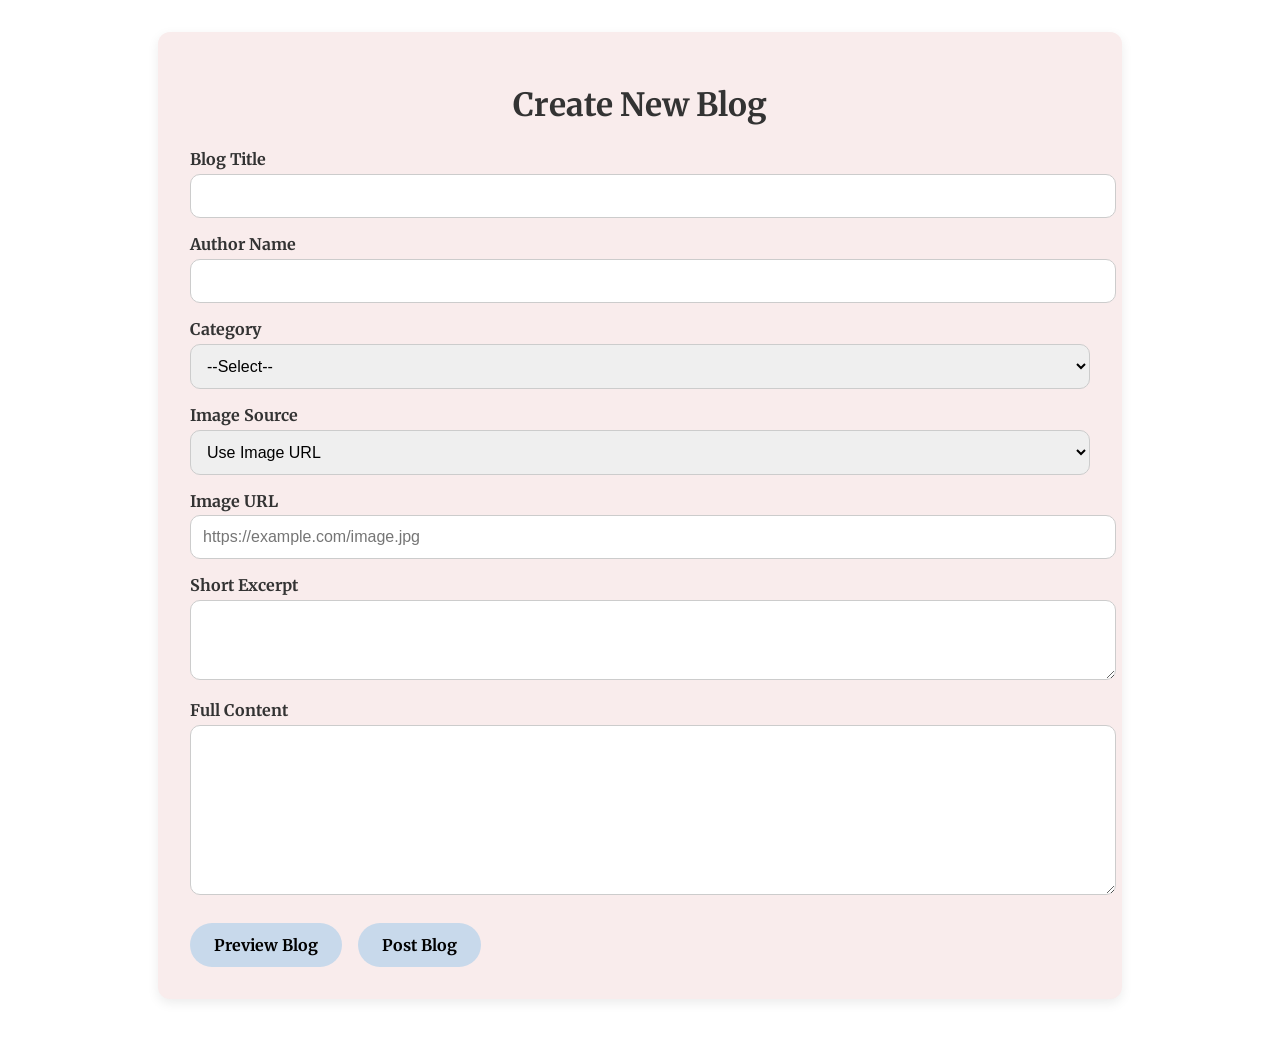
<file: create.html>
<!DOCTYPE html>
<html lang="en">
<head>
  <meta charset="UTF-8" />
  <meta name="viewport" content="width=device-width, initial-scale=1" />

  <title>Create Blog - MyBlog</title>

  <link
    href="https://fonts.googleapis.com/css2?family=Merriweather:wght@400;700&display=swap"
    rel="stylesheet"
  />

  <style>
    body {
      font-family: 'Merriweather', serif;
      margin: 0;
      background: #fff;
      color: #333;
    }

    .container {
      max-width: 900px;
      margin: 2rem auto;
      padding: 2rem;
      border-radius: 12px;
      background: #f9ecec;
      box-shadow: 0 4px 12px rgba(0, 0, 0, 0.08);
    }

    h1 {
      text-align: center;
      margin-bottom: 1.5rem;
    }

    label {
      display: block;
      font-weight: bold;
      margin: 1rem 0 0.3rem;
    }

    input[type="text"],
    select,
    textarea,
    input[type="file"] {
      width: 100%;
      padding: 0.75rem;
      font-size: 1rem;
      border-radius: 10px;
      border: 1px solid #ccc;
      resize: vertical;
    }

    button {
      margin-top: 1.5rem;
      padding: 0.75rem 1.5rem;
      font-size: 1rem;
      border: none;
      border-radius: 25px;
      background: #c8d9eb;
      font-weight: bold;
      cursor: pointer;
      transition: background 0.3s;
      font-family: 'Merriweather', serif;
    }

    button:hover {
      background: #f0d9da;
    }

    .form-actions {
      display: flex;
      gap: 1rem;
      flex-wrap: wrap;
    }

    .success-message {
      display: none;
      margin-top: 1.5rem;
      padding: 1rem;
      background: #f0d9da;
      border: 1px solid #cb9191;
      border-radius: 10px;
      text-align: center;
      font-weight: bold;
      color: #333;
    }

    .success-message.show {
      display: block;
    }

    @media (max-width: 600px) {
      .form-actions {
        flex-direction: column;
      }

      .form-actions button {
        width: 100%;
      }
    }
  </style>
</head>

<body>

  <div class="container">

    <h1>Create New Blog</h1>

    <form id="blogForm">

      <!-- Blog Title -->

      <label for="title">
        Blog Title
      </label>

      <input
        type="text"
        name="title"
        id="title"
        required
      />


      <!-- Author -->

      <label for="author">
        Author Name
      </label>

      <input
        type="text"
        name="author"
        id="author"
        required
      />


      <!-- Category -->

      <label for="category">
        Category
      </label>

      <select
        name="category"
        id="category"
        required
      >

        <option value="">
          --Select--
        </option>

        <option value="Travel">
          Travel
        </option>

        <option value="Food">
          Food
        </option>

        <option value="Technology">
          Technology
        </option>

        <option value="Health">
          Health
        </option>

        <option value="Education">
          Education
        </option>

      </select>


      <!-- Image Source -->

      <label for="imageType">
        Image Source
      </label>

      <select
        id="imageType"
        name="image_type"
      >

        <option value="url">
          Use Image URL
        </option>

        <option value="file">
          Upload from Device
        </option>

      </select>


      <!-- Image URL -->

      <div id="imageURLInput">

        <label for="imageURL">
          Image URL
        </label>

        <input
          type="text"
          name="image_url"
          id="imageURL"
          placeholder="https://example.com/image.jpg"
        />

      </div>


      <!-- Image File -->

      <div
        id="imageFileInput"
        style="display: none;"
      >

        <label for="imageFile">
          Choose Image File
        </label>

        <input
          type="file"
          name="image_file"
          id="imageFile"
          accept="image/*"
        />

      </div>


      <!-- Excerpt -->

      <label for="excerpt">
        Short Excerpt
      </label>

      <textarea
        name="excerpt"
        id="excerpt"
        rows="3"
        required
      ></textarea>


      <!-- Full Content -->

      <label for="content">
        Full Content
      </label>

      <textarea
        name="content"
        id="content"
        rows="8"
        required
      ></textarea>


      <!-- Buttons -->

      <div class="form-actions">

        <button
          type="button"
          id="previewButton"
        >
          Preview Blog
        </button>

        <button
          type="button"
          id="postButton"
        >
          Post Blog
        </button>

      </div>


      <!-- Success Message -->

      <div
        id="successMessage"
        class="success-message"
        role="alert"
      >
        Blog added successfully!
      </div>

    </form>

  </div>


  <script>

    /*
     * =====================================================
     * ELEMENTS
     * =====================================================
     */

    const blogForm =
      document.getElementById("blogForm");

    const imageType =
      document.getElementById("imageType");

    const imageURLInput =
      document.getElementById("imageURLInput");

    const imageFileInput =
      document.getElementById("imageFileInput");

    const imageURL =
      document.getElementById("imageURL");

    const imageFile =
      document.getElementById("imageFile");

    const previewButton =
      document.getElementById("previewButton");

    const postButton =
      document.getElementById("postButton");

    const successMessage =
      document.getElementById("successMessage");


    /*
     * =====================================================
     * IMAGE TYPE SWITCH
     * =====================================================
     */

    imageType.addEventListener(
      "change",
      function () {

        if (imageType.value === "url") {

          imageURLInput.style.display = "block";

          imageFileInput.style.display = "none";

          imageURL.required = true;

          imageFile.required = false;

        } else {

          imageURLInput.style.display = "none";

          imageFileInput.style.display = "block";

          imageURL.required = false;

          imageFile.required = true;

        }

      }
    );


    /*
     * =====================================================
     * GET BLOG DATA
     * =====================================================
     */

    function getBlogData() {

      const title =
        document.getElementById("title")
          .value
          .trim();

      const author =
        document.getElementById("author")
          .value
          .trim();

      const category =
        document.getElementById("category")
          .value;

      const excerpt =
        document.getElementById("excerpt")
          .value
          .trim();

      const content =
        document.getElementById("content")
          .value
          .trim();


      /*
       * Validate title
       */

      if (!title) {

        alert("Please enter the blog title.");

        document.getElementById("title").focus();

        return null;
      }


      /*
       * Validate author
       */

      if (!author) {

        alert("Please enter the author name.");

        document.getElementById("author").focus();

        return null;
      }


      /*
       * Validate category
       */

      if (!category) {

        alert("Please select a category.");

        document.getElementById("category").focus();

        return null;
      }


      /*
       * Validate excerpt
       */

      if (!excerpt) {

        alert("Please enter a short excerpt.");

        document.getElementById("excerpt").focus();

        return null;
      }


      /*
       * Validate content
       */

      if (!content) {

        alert("Please enter the full content.");

        document.getElementById("content").focus();

        return null;
      }


      /*
       * =================================================
       * IMAGE URL
       * =================================================
       */

      if (imageType.value === "url") {

        const url =
          imageURL.value.trim();


        if (!url) {

          alert("Please enter an image URL.");

          imageURL.focus();

          return null;
        }


        return Promise.resolve({

          id: Date.now(),

          title: title,

          author: author,

          category: category,

          excerpt: excerpt,

          content: content,

          imageType: "url",

          image: url,

          uploadTime:
            new Date().toISOString(),

          likes: 0,

          comments: 0

        });

      }


      /*
       * =================================================
       * IMAGE FILE
       * =================================================
       */

      const file =
        imageFile.files[0];


      if (!file) {

        alert("Please choose an image file.");

        imageFile.focus();

        return null;
      }


      /*
       * Convert image to Base64.
       */

      return new Promise(function (resolve) {

        const reader =
          new FileReader();


        reader.onload =
          function (event) {

            resolve({

              id: Date.now(),

              title: title,

              author: author,

              category: category,

              excerpt: excerpt,

              content: content,

              imageType: "file",

              image:
                event.target.result,

              uploadTime:
                new Date().toISOString(),

              likes: 0,

              comments: 0

            });

          };


        reader.onerror =
          function () {

            alert(
              "Unable to read the selected image."
            );

            resolve(null);

          };


        reader.readAsDataURL(file);

      });

    }


    /*
     * =====================================================
     * GET SAVED BLOGS
     * =====================================================
     */

    function getPostedBlogs() {

      const saved =
        localStorage.getItem("postedBlogs");


      if (!saved) {

        return [];

      }


      try {

        const blogs =
          JSON.parse(saved);


        if (Array.isArray(blogs)) {

          return blogs;

        }


        return [];

      } catch (error) {

        console.error(
          "Unable to read posted blogs:",
          error
        );

        return [];

      }

    }


    /*
     * =====================================================
     * SAVE BLOG
     * =====================================================
     */

    function saveBlog(blog) {

      const postedBlogs =
        getPostedBlogs();


      postedBlogs.push(blog);


      localStorage.setItem(
        "postedBlogs",
        JSON.stringify(postedBlogs)
      );

    }


    /*
     * =====================================================
     * PREVIEW BLOG
     * =====================================================
     */

    async function previewBlog() {

      const blog =
        await getBlogData();


      if (!blog) {

        return;

      }


      /*
       * Save temporary preview.
       */

      localStorage.setItem(
        "blogPreview",
        JSON.stringify(blog)
      );


      /*
       * Go to post.html.
       */

      window.location.href = "post.html";

    }


    /*
     * =====================================================
     * POST BLOG DIRECTLY
     * =====================================================
     */

    async function postBlog() {

      const blog =
        await getBlogData();


      if (!blog) {

        return;

      }


      /*
       * Save blog permanently.
       */

      saveBlog(blog);


      /*
       * Delete temporary preview.
       */

      localStorage.removeItem(
        "blogPreview"
      );


      /*
       * Show notification.
       */

      successMessage.textContent =
        "Blog added successfully!";

      successMessage.classList.add(
        "show"
      );


      /*
       * Clear form.
       */

      blogForm.reset();


      /*
       * Restore URL image mode.
       */

      imageURLInput.style.display =
        "block";

      imageFileInput.style.display =
        "none";

      imageURL.required = true;

      imageFile.required = false;


      /*
       * Hide notification.
       */

      setTimeout(function () {

        successMessage.classList.remove(
          "show"
        );

      }, 4000);

    }


    /*
     * =====================================================
     * BUTTON EVENTS
     * =====================================================
     */

    previewButton.addEventListener(
      "click",
      previewBlog
    );


    postButton.addEventListener(
      "click",
      postBlog
    );

  </script>

</body>
</html>
</file>
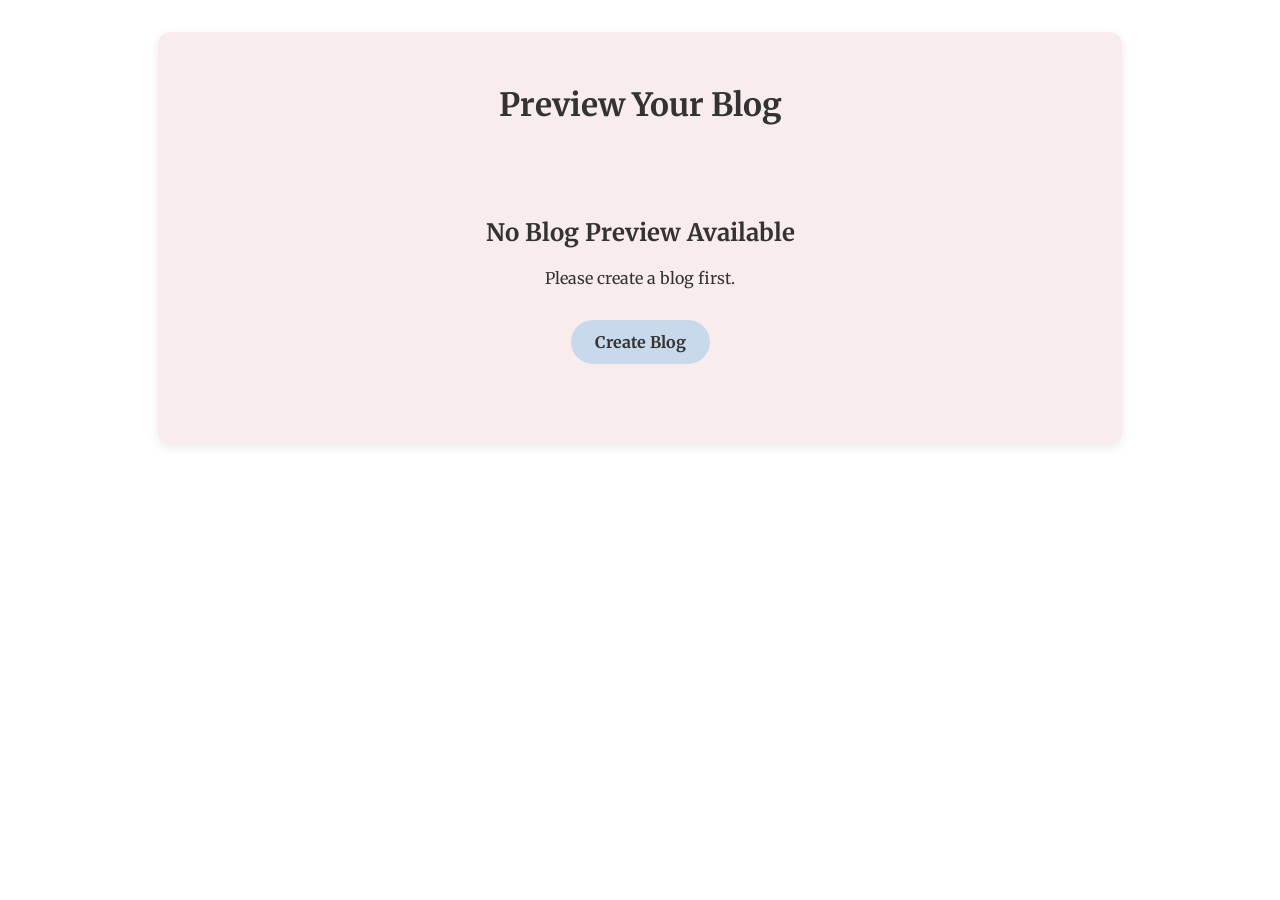
<file: post.html>
<!DOCTYPE html>

<html lang="en">
<head>
  <meta charset="UTF-8" />
  <meta name="viewport" content="width=device-width, initial-scale=1" />

  <title>Preview Post - MyBlog</title>

  <link
    href="https://fonts.googleapis.com/css2?family=Merriweather:wght@400;700&display=swap"
    rel="stylesheet"
  />

  <style>

    body {
      font-family: 'Merriweather', serif;
      margin: 0;
      background: #fff;
      color: #333;
    }


    .container {
      max-width: 900px;
      margin: 2rem auto;
      padding: 2rem;
      border-radius: 12px;
      background: #f9ecec;
      box-shadow: 0 4px 12px rgba(0, 0, 0, 0.08);
    }


    h1 {
      text-align: center;
      margin-bottom: 1.5rem;
    }


    .preview-title {
      text-align: center;
      margin-bottom: 2rem;
    }


    .blog-card {
      background: #f0d9da;
      border-radius: 12px;
      overflow: hidden;
      box-shadow: 0 4px 12px rgba(0, 0, 0, 0.07);
    }


    .blog-card img {
      width: 100%;
      max-height: 450px;
      object-fit: cover;
      display: block;
    }


    .blog-content {
      padding: 1.5rem;
    }


    .blog-title {
      font-weight: bold;
      font-size: 2rem;
      margin-bottom: 0.7rem;
    }


    .blog-category {
      display: inline-block;
      background: #cb9191;
      padding: 0.4rem 0.8rem;
      border-radius: 20px;
      font-size: 0.8rem;
      font-weight: bold;
      margin-bottom: 1rem;
    }


    .blog-excerpt {
      font-size: 1rem;
      color: #333;
      margin-bottom: 1.5rem;
    }


    .blog-full-content {
      font-size: 1rem;
      color: #444;
      line-height: 1.7;
      white-space: pre-wrap;
    }


    .blog-meta {
      margin-top: 1.5rem;
      padding-top: 1rem;
      border-top: 1px solid #ccc;

      font-size: 0.85rem;
      color: #444;

      display: flex;
      gap: 1rem;
      flex-wrap: wrap;
      align-items: center;
    }


    .blog-meta div {
      display: flex;
      align-items: center;
      gap: 0.3rem;
      font-weight: bold;
    }


    .upload-time {
      margin-left: auto;
      font-style: italic;
    }


    /*
     * Action buttons
     */

    .post-actions {
      display: flex;
      justify-content: flex-end;
      align-items: center;
      gap: 1rem;
      margin-top: 2rem;
      flex-wrap: wrap;
    }


    .post-actions button,
    .post-actions a {

      padding: 0.75rem 1.5rem;

      font-size: 1rem;

      border: none;

      border-radius: 25px;

      background: #c8d9eb;

      color: #333;

      font-weight: bold;

      cursor: pointer;

      transition: background 0.3s;

      font-family: 'Merriweather', serif;

      text-decoration: none;

      display: inline-block;

    }


    .post-actions button:hover,
    .post-actions a:hover {
      background: #f0d9da;
    }


    /*
     * Success notification
     */

    .success-message {

      display: none;

      margin-top: 1.5rem;

      padding: 1rem;

      background: #f0d9da;

      border: 1px solid #cb9191;

      border-radius: 10px;

      text-align: center;

      font-weight: bold;

    }


    .success-message.show {
      display: block;
    }


    /*
     * No preview
     */

    .no-preview {
      text-align: center;
      padding: 3rem 1rem;
    }


    .no-preview a {
      display: inline-block;

      margin-top: 1rem;

      padding: 0.75rem 1.5rem;

      background: #c8d9eb;

      color: #333;

      text-decoration: none;

      border-radius: 25px;

      font-weight: bold;

    }


    .no-preview a:hover {
      background: #f0d9da;
    }


    @media (max-width: 600px) {

      .container {
        margin: 1rem;
        padding: 1.5rem;
      }


      .blog-title {
        font-size: 1.5rem;
      }


      .post-actions {
        flex-direction: column;
        align-items: stretch;
      }


      .post-actions button,
      .post-actions a {
        text-align: center;
        width: 100%;
      }


      .upload-time {
        margin-left: 0;
      }

    }

  </style>

</head>

<body>

  <div class="container">

<h1>
  Preview Your Blog
</h1>


<div id="previewContainer">
  <!-- Blog preview will appear here -->
</div>

  </div>

  <script>

    /*
     * Get blog data saved by create.html.
     */

    const savedBlog =
      localStorage.getItem("blogPreview");


    const previewContainer =
      document.getElementById(
        "previewContainer"
      );


    /*
     * If there is no blog data.
     */

    if (!savedBlog) {

      previewContainer.innerHTML = `

        <div class="no-preview">

          <h2>
            No Blog Preview Available
          </h2>

          <p>
            Please create a blog first.
          </p>

          <a href="create.html">
            Create Blog
          </a>

        </div>

      `;

    } else {

      let blog;


      try {

        blog =
          JSON.parse(savedBlog);

      } catch (error) {

        previewContainer.innerHTML = `

          <div class="no-preview">

            <h2>
              Invalid Blog Data
            </h2>

            <a href="create.html">
              Create Blog
            </a>

          </div>

        `;

        throw error;

      }


      /*
       * Format upload date.
       */

      const uploadTime =
        new Date(
          blog.createdAt
        ).toLocaleString();


      /*
       * Display the blog.
       */

      previewContainer.innerHTML = `

        <div class="blog-card">

          <img
            src="${blog.image}"
            alt="${escapeHtml(blog.title)}"
            id="previewImage"
          />


          <div class="blog-content">

            <span class="blog-category">
              ${escapeHtml(blog.category)}
            </span>


            <h2 class="blog-title">
              ${escapeHtml(blog.title)}
            </h2>


            <p class="blog-excerpt">
              ${escapeHtml(blog.excerpt)}
            </p>


            <div class="blog-full-content">
              ${escapeHtml(blog.content)}
            </div>


            <div class="blog-meta">

              <div>
                👤
                <span>
                  ${escapeHtml(blog.author)}
                </span>
              </div>


              <div>
                ❤️
                <span>
                  0
                </span>
              </div>


              <div>
                💬
                <span>
                  0
                </span>
              </div>


              <div>
                🔗
                <span>
                  Share
                </span>
              </div>


              <div class="upload-time">
                ${uploadTime}
              </div>

            </div>

          </div>

        </div>


        <!-- ACTION BUTTONS -->

        <div class="post-actions">

          <!-- Back Home -->

          <a href="index.html">
            ← Back to Home
          </a>


          <!-- Post Blog -->

          <button
            type="button"
            onclick="postBlog()"
          >
            Post Blog
          </button>

        </div>


        <!-- SUCCESS MESSAGE -->

        <div
          id="successMessage"
          class="success-message"
        >
          Blog posted successfully!
        </div>

      `;

    }


    /*
     * Escape HTML to prevent
     * user-entered content from
     * being interpreted as HTML.
     */

    function escapeHtml(text) {

      const div =
        document.createElement("div");

      div.textContent =
        text;

      return div.innerHTML;

    }


    /*
     * Post Blog
     *
     * Save the blog permanently
     * in localStorage.
     */

    function postBlog() {

      const savedBlog =
        localStorage.getItem(
          "blogPreview"
        );


      if (!savedBlog) {

        alert(
          "No blog available to post."
        );

        return;

      }


      let blog;


      try {

        blog =
          JSON.parse(savedBlog);

      } catch (error) {

        alert(
          "Unable to post this blog."
        );

        return;

      }


      /*
       * Get existing user-created blogs.
       */

      let postedBlogs = [];


      const existingBlogs =
        localStorage.getItem(
          "postedBlogs"
        );


      if (existingBlogs) {

        try {

          postedBlogs =
            JSON.parse(existingBlogs);

        } catch (error) {

          postedBlogs = [];

        }

      }


      /*
       * Create unique ID.
       */

      blog.id =
        Date.now();


      /*
       * Add default values.
       */

      blog.likes = 0;

      blog.comments = 0;


      /*
       * Add new blog.
       */

      postedBlogs.push(blog);


      /*
       * Save all posted blogs.
       */

      localStorage.setItem(
        "postedBlogs",
        JSON.stringify(postedBlogs)
      );


      /*
       * Remove temporary preview.
       */

      localStorage.removeItem(
        "blogPreview"
      );


      /*
       * Show success notification.
       */

      const successMessage =
        document.getElementById(
          "successMessage"
        );


      successMessage.classList.add(
        "show"
      );


      /*
       * Go back to Home after
       * showing notification.
       */

      setTimeout(
        function () {

          window.location.href =
            "index.html";

        },
        1500
      );

    }

  </script>

</body>
</html>
</file>
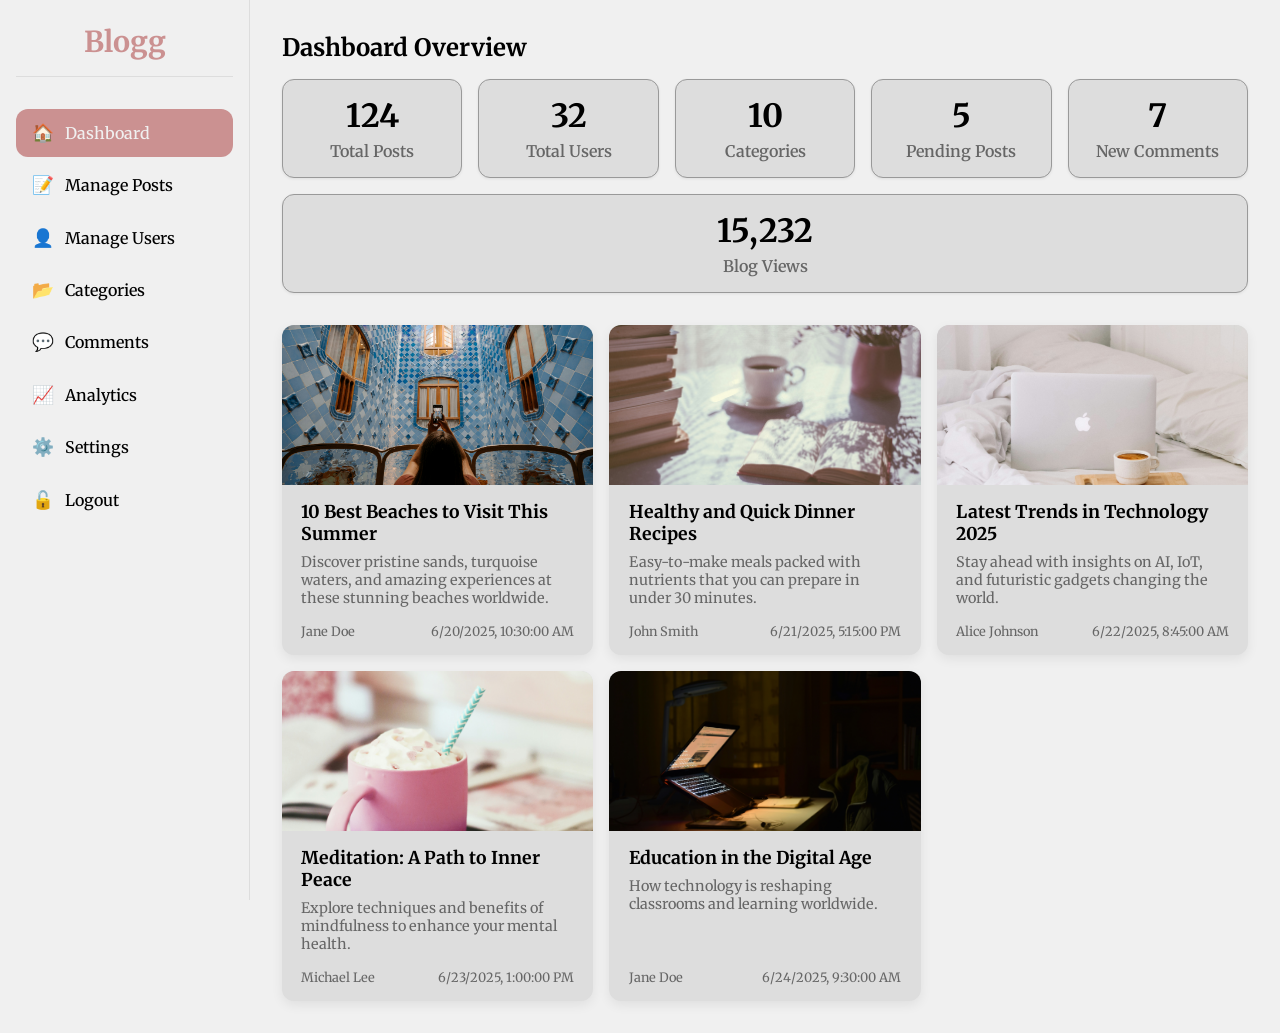
<file: admin/dashboard.html>
<!DOCTYPE html>
<html lang="en">
<head>
  <meta charset="UTF-8" />
  <meta name="viewport" content="width=device-width, initial-scale=1" />
  <title>Admin Dashboard - MyBlog</title>
  <link href="https://fonts.googleapis.com/css2?family=Merriweather:wght@400;700&display=swap" rel="stylesheet" />
  <style>
    :root {
      --font-family: 'Merriweather', serif;
      --black: #000000;
      --white: #f0f0f0;
      --gray: #dddddd;
      --input-border: #999999;
      --button-hover-bg: #cb9191;
      --label-text-default: #666666;
      --error-text: red;
      --radius: 12px;
      --transition: 0.3s ease;
      --max-width: 1200px;
    }

    * {
      margin: 0;
      padding: 0;
      box-sizing: border-box;
    }

    body {
      font-family: var(--font-family);
      background: var(--white);
      color: var(--black);
      min-height: 100vh;
      display: flex;
      flex-direction: row;
    }

    a {
      text-decoration: none;
      color: inherit;
    }

    button {
      cursor: pointer;
    }

    /* Sidebar styles */
    .sidebar {
      width: 250px;
      background: var(--white);
      border-right: 1px solid var(--gray);
      padding: 1.5rem 1rem;
      display: flex;
      flex-direction: column;
      position: fixed;
      height: 100vh;
      overflow-y: auto;
      transition: left 0.3s ease;
      z-index: 1000;
      left: 0;
    }

    .sidebar.closed {
      left: -260px;
    }

    .sidebar .logo {
      font-size: 1.8rem;
      font-weight: 700;
      text-align: center;
      margin-bottom: 2rem;
      padding-bottom: 1rem;
      border-bottom: 1px solid var(--gray);
      color: var(--button-hover-bg);
    }

    .sidebar nav {
      display: flex;
      flex-direction: column;
    }

    .sidebar nav a {
      display: flex;
      align-items: center;
      padding: 0.8rem 1rem;
      margin-bottom: 0.3rem;
      font-weight: 500;
      border-radius: var(--radius);
      transition: background var(--transition);
    }

    .sidebar nav a span.icon {
      margin-right: 0.8rem;
      font-size: 1.1rem;
      width: 20px;
      display: inline-block;
      text-align: center;
    }

    .sidebar nav a:hover,
    .sidebar nav a.active {
      background: var(--button-hover-bg);
      color: var(--white);
    }

    /* Main content */
    main.main-content {
      margin-left: 250px;
      padding: 2rem;
      flex-grow: 1;
      max-width: calc(100% - 250px);
      transition: margin-left 0.3s ease;
    }

    main.main-content.full-width {
      margin-left: 0;
      max-width: 100%;
    }

    h1, h2, h3 {
      margin-bottom: 1rem;
      font-weight: 700;
    }

    .dashboard-widgets {
      display: flex;
      gap: 1rem;
      flex-wrap: wrap;
      margin-bottom: 2rem;
    }

    .widget {
      background: var(--gray);
      border: 1px solid var(--input-border);
      flex: 1 1 150px;
      padding: 1rem 1.5rem;
      border-radius: var(--radius);
      text-align: center;
      box-shadow: 0 1px 3px rgba(0, 0, 0, 0.07);
    }

    .widget h3 {
      font-size: 2rem;
      margin-bottom: 0.3rem;
    }

    .widget p {
      font-weight: 600;
      color: var(--label-text-default);
    }

    table {
      width: 100%;
      border-collapse: collapse;
      margin-bottom: 2rem;
    }

    th, td {
      padding: 0.75rem 1rem;
      border: 1px solid var(--gray);
      text-align: left;
    }

    th {
      background: var(--white);
      color: var(--black);
    }

    tbody tr:hover {
      background: #f8f8f8;
    }

    .actions button {
      margin-right: 0.5rem;
      padding: 0.3rem 0.6rem;
      border: 1px solid var(--black);
      background: none;
      font-size: 0.9rem;
      border-radius: var(--radius);
      color: var(--black);
      transition: var(--transition);
    }

    .actions button:hover {
      background: var(--button-hover-bg);
      color: var(--white);
      border-color: var(--button-hover-bg);
    }

    .tab-content {
      display: none;
    }

    .tab-content.active {
      display: block;
    }

    form.settings-form label {
      font-weight: 600;
      display: block;
      margin: 1rem 0 0.3rem;
    }

    form.settings-form input,
    form.settings-form textarea,
    form.settings-form select {
      width: 100%;
      padding: 0.5rem;
      border: 1px solid var(--input-border);
      border-radius: var(--radius);
      background: var(--white);
      color: var(--black);
    }

    form.settings-form button {
      margin-top: 1rem;
      padding: 0.6rem 1.2rem;
      background: var(--button-hover-bg);
      color: var(--white);
      border: none;
      border-radius: var(--radius);
      font-weight: 600;
      transition: var(--transition);
    }

    form.settings-form button:hover {
      background: var(--black);
    }

    /* Search bar styling */
    #search-posts {
      margin-bottom: 1rem;
      padding: 0.5rem;
      width: 100%;
      max-width: 400px;
      border-radius: var(--radius);
      border: 1px solid var(--input-border);
    }

    /* Sidebar toggle button for small screens */
    #sidebar-toggle {
      display: none;
      position: fixed;
      top: 1rem;
      left: 1rem;
      background: var(--button-hover-bg);
      color: var(--white);
      border: none;
      font-size: 1.8rem;
      border-radius: var(--radius);
      cursor: pointer;
      z-index: 1100;
      width: 40px;
      height: 40px;
      line-height: 36px;
      text-align: center;
      padding: 0;
      user-select: none;
    }

    /* Responsive */
    @media (max-width: 768px) {
      body {
        flex-direction: column;
      }

      #sidebar-toggle {
        display: block;
      }

      .sidebar {
        width: 250px;
        height: 100vh;
        flex-direction: column;
        position: fixed;
        top: 0;
        left: -260px;
        background: var(--white);
        border-right: 1px solid var(--gray);
        padding-top: 3rem;
        transition: left 0.3s ease;
      }

      .sidebar.open {
        left: 0;
      }

      .sidebar nav {
        flex-direction: column;
        overflow-y: auto;
        height: calc(100vh - 3rem);
      }

      main.main-content {
        margin-left: 0;
        padding: 1rem;
        max-width: 100%;
      }

      .dashboard-widgets {
        flex-direction: column;
      }
    }

    /* Blog cards styling inside dashboard */
    .blog-cards {
      display: grid;
      grid-template-columns: repeat(auto-fill,minmax(280px,1fr));
      gap: 1rem;
    }

    .blog-card {
      background: var(--gray);
      border-radius: var(--radius);
      box-shadow: 0 4px 12px rgba(0,0,0,0.07);
      overflow: hidden;
      display: flex;
      flex-direction: column;
      cursor: default;
      transition: transform var(--transition);
      position: relative;
    }

    .blog-card:hover {
      transform: translateY(-6px);
      box-shadow: 0 10px 30px rgba(0,0,0,0.15);
    }

    .blog-card img {
      width: 100%;
      height: 160px;
      object-fit: cover;
    }

    .blog-content {
      padding: 1rem 1.2rem;
      flex: 1;
      display: flex;
      flex-direction: column;
      justify-content: space-between;
    }

    .blog-title {
      font-weight: 700;
      font-size: 1.1rem;
      margin-bottom: 0.5rem;
      color: var(--black);
    }

    .blog-title a {
      color: var(--black);
      text-decoration: none;
    }
    .blog-title a:hover {
      text-decoration: underline;
    }

    .blog-excerpt {
      font-size: 0.9rem;
      color: var(--label-text-default);
      flex-grow: 1;
    }

    .blog-meta {
      margin-top: 1rem;
      font-size: 0.8rem;
      color: var(--label-text-default);
      display: flex;
      justify-content: space-between;
      align-items: center;
      flex-wrap: wrap;
      gap: 0.3rem;
    }

    /* Categories table input and add button */
    #add-category-form {
      margin-top: 1rem;
      display: flex;
      gap: 0.5rem;
      max-width: 400px;
    }

    #add-category-form input[type="text"] {
      flex-grow: 1;
      padding: 0.5rem;
      border-radius: var(--radius);
      border: 1px solid var(--input-border);
    }

    #add-category-form button {
      background: var(--button-hover-bg);
      border: none;
      color: var(--white);
      padding: 0.5rem 1rem;
      border-radius: var(--radius);
      font-weight: 600;
      transition: var(--transition);
    }

    #add-category-form button:hover {
      background: var(--black);
      cursor: pointer;
    }
  </style>
</head>
<body>

  <button id="sidebar-toggle" aria-label="Toggle sidebar navigation">☰</button>

  <aside class="sidebar" role="navigation" aria-label="Admin dashboard navigation">
    <a href="/index.html" class="logo">Blogg</a>

    <nav>
      <a href="#" class="active" data-tab="dashboard" aria-current="page"><span class="icon">🏠</span> Dashboard</a>
      <a href="#" data-tab="posts"><span class="icon">📝</span> Manage Posts</a>
      <a href="#" data-tab="users"><span class="icon">👤</span> Manage Users</a>
      <a href="#" data-tab="categories"><span class="icon">📂</span> Categories</a>
      <a href="#" data-tab="comments"><span class="icon">💬</span> Comments</a>
      <a href="#" data-tab="analytics"><span class="icon">📈</span> Analytics</a>
      <a href="#" data-tab="settings"><span class="icon">⚙️</span> Settings</a>
      <a href="logout.php"><span class="icon">🔓</span> Logout</a>
    </nav>
  </aside>

  <main class="main-content" role="main">
    <!-- Dashboard -->
    <section id="dashboard" class="tab-content active" tabindex="0">
      <h1>Dashboard Overview</h1>
      <div class="dashboard-widgets">
        <div class="widget"><h3>124</h3><p>Total Posts</p></div>
        <div class="widget"><h3>32</h3><p>Total Users</p></div>
        <div class="widget"><h3>10</h3><p>Categories</p></div>
        <div class="widget"><h3>5</h3><p>Pending Posts</p></div>
        <div class="widget"><h3>7</h3><p>New Comments</p></div>
        <div class="widget"><h3>15,232</h3><p>Blog Views</p></div>
      </div>

      <!-- Blog cards like in blog home page -->
      <div class="blog-cards" aria-label="Recent blog posts">
        <!-- Blog cards will be injected by JS -->
      </div>
    </section>

    <!-- Posts -->
    <section id="posts" class="tab-content" tabindex="0">
      <h1>Manage Posts</h1>
      <input type="text" id="search-posts" placeholder="Search posts..." aria-label="Search posts" />
      <table>
        <thead>
          <tr><th>ID</th><th>Title</th><th>Author</th><th>Status</th><th>Date</th><th>Actions</th></tr>
        </thead>
        <tbody>
          <tr>
            <td>101</td><td>Traveling the World</td><td>asmaul</td><td>Published</td><td>2025-06-20</td>
            <td class="actions">
              <button type="button">View</button>
              <button type="button">Edit</button>
              <button type="button">Delete</button>
            </td>
          </tr>
          <tr>
            <td>102</td><td>Healthy Eating</td><td>john_doe</td><td>Pending</td><td>2025-06-22</td>
            <td class="actions">
              <button type="button">View</button>
              <button type="button">Edit</button>
              <button type="button">Approve</button>
            </td>
          </tr>
        </tbody>
      </table>
    </section>

    <!-- Users -->
    <section id="users" class="tab-content" tabindex="0">
      <h1>Manage Users</h1>
      <table>
        <thead><tr><th>ID</th><th>Username</th><th>Role</th><th>Email</th><th>Actions</th></tr></thead>
        <tbody>
          <tr>
            <td>1</td><td>asmaul</td><td>Admin</td><td>asmaul@example.com</td>
            <td class="actions"><button type="button">Edit</button><button type="button">Block</button></td>
          </tr>
        </tbody>
      </table>
    </section>

    <!-- Categories -->
    <section id="categories" class="tab-content" tabindex="0">
      <h1>Manage Categories</h1>
      <table>
        <thead><tr><th>ID</th><th>Name</th><th>#Posts</th><th>Actions</th></tr></thead>
        <tbody id="category-list">
          <!-- Categories injected by JS -->
        </tbody>
      </table>

      <form id="add-category-form" aria-label="Add new category">
        <input type="text" id="new-category-name" placeholder="New category name" aria-label="New category name" required />
        <button type="submit">Add Category</button>
      </form>
    </section>

    <!-- Comments -->
    <section id="comments" class="tab-content" tabindex="0">
      <h1>Manage Comments</h1>
      <p>No comments yet.</p>
    </section>

    <!-- Analytics -->
    <section id="analytics" class="tab-content" tabindex="0">
      <h1>Analytics</h1>
      <p>Analytics data coming soon.</p>
    </section>

    <!-- Settings -->
    <section id="settings" class="tab-content" tabindex="0">
      <h1>Settings</h1>
      <form class="settings-form" novalidate>
        <label for="site-title">Site Title</label>
        <input type="text" id="site-title" name="site-title" value="MyBlog" required />
        <label for="site-description">Site Description</label>
        <textarea id="site-description" name="site-description" rows="3" required>A professional blogging platform</textarea>
        <label for="approval-mode">Approval Mode</label>
        <select id="approval-mode" name="approval-mode" required>
          <option value="manual">Manual</option>
          <option value="auto">Auto</option>
        </select>
        <label for="contact-email">Contact Email</label>
        <input type="email" id="contact-email" name="contact-email" value="admin@myblog.com" required />
        <button type="submit">Save Settings</button>
      </form>
    </section>
  </main>

  <script>
    // Sample blog data (same as your blog homepage sample)
    const blogs = [
      {
        id: 1,
        title: "10 Best Beaches to Visit This Summer",
        excerpt: "Discover pristine sands, turquoise waters, and amazing experiences at these stunning beaches worldwide.",
        author: "Jane Doe",
        category: "Travel",
        uploadTime: "2025-06-20 10:30",
        likes: 245,
        comments: 20,
        img: "/image/karsten-winegeart-Quh5YoaAzfI-unsplash.jpg",
      },
      {
        id: 2,
        title: "Healthy and Quick Dinner Recipes",
        excerpt: "Easy-to-make meals packed with nutrients that you can prepare in under 30 minutes.",
        author: "John Smith",
        category: "Food",
        uploadTime: "2025-06-21 17:15",
        likes: 179,
        comments: 15,
        img: "/image/freestocks-OfaDD5o8hpk-unsplash.jpg",
      },
      {
        id: 3,
        title: "Latest Trends in Technology 2025",
        excerpt: "Stay ahead with insights on AI, IoT, and futuristic gadgets changing the world.",
        author: "Alice Johnson",
        category: "Technology",
        uploadTime: "2025-06-22 08:45",
        likes: 310,
        comments: 32,
        img: "/image/sincerely-media-zw8t5aMmJQQ-unsplash.jpg",
      },
      {
        id: 4,
        title: "Meditation: A Path to Inner Peace",
        excerpt: "Explore techniques and benefits of mindfulness to enhance your mental health.",
        author: "Michael Lee",
        category: "Health",
        uploadTime: "2025-06-23 13:00",
        likes: 142,
        comments: 12,
        img: "/image/andrijana-bozic-IsJ_hbsQiE8-unsplash.jpg",
      },
      {
        id: 5,
        title: "Education in the Digital Age",
        excerpt: "How technology is reshaping classrooms and learning worldwide.",
        author: "Jane Doe",
        category: "Education",
        uploadTime: "2025-06-24 09:30",
        likes: 199,
        comments: 18,
        img: "/image/josue-valencia-pOwKTIgjKjU-unsplash.jpg",
      },
    ];

    // Categories data with example post counts
    let categories = [
      { id: 1, name: "Travel", postsCount: 20 },
      { id: 2, name: "Food", postsCount: 15 },
      { id: 3, name: "Technology", postsCount: 30 },
      { id: 4, name: "Health", postsCount: 12 },
      { id: 5, name: "Education", postsCount: 18 }
    ];

    // Render blog cards inside dashboard
    function renderBlogCards() {
      const container = document.querySelector('.blog-cards');
      container.innerHTML = '';
      blogs.forEach(blog => {
        const card = document.createElement('article');
        card.className = 'blog-card';
        card.tabIndex = 0;
        card.setAttribute('role', 'article');
        card.setAttribute('aria-label', `${blog.title} by ${blog.author}`);
        card.innerHTML = `
          <img src="${blog.img}" alt="Image for ${blog.title}" />
          <div class="blog-content">
            <h2 class="blog-title">
              <a href="blog.html?id=${blog.id}" aria-label="Read full blog post: ${blog.title}">${blog.title}</a>
            </h2>
            <p class="blog-excerpt">${blog.excerpt}</p>
            <div class="blog-meta">
              <span class="author" tabindex="0" aria-haspopup="true" aria-expanded="false" aria-label="Author: ${blog.author}">${blog.author}</span>
              <span class="upload-time">${new Date(blog.uploadTime).toLocaleString()}</span>
            </div>
          </div>
        `;
        container.appendChild(card);
      });
    }

    renderBlogCards();

    // Render categories table rows
    function renderCategories() {
      const tbody = document.getElementById('category-list');
      tbody.innerHTML = '';
      categories.forEach(cat => {
        const tr = document.createElement('tr');
        tr.innerHTML = `
          <td>${cat.id}</td>
          <td>${cat.name}</td>
          <td>${cat.postsCount}</td>
          <td class="actions">
            <button type="button" data-id="${cat.id}" class="edit-category-btn">Edit</button>
            <button type="button" data-id="${cat.id}" class="delete-category-btn">Delete</button>
          </td>
        `;
        tbody.appendChild(tr);
      });
    }

    renderCategories();

    // Add category form submit handler
    const addCategoryForm = document.getElementById('add-category-form');
    addCategoryForm.addEventListener('submit', function(e) {
      e.preventDefault();
      const input = document.getElementById('new-category-name');
      const newName = input.value.trim();
      if(newName === '') {
        alert('Please enter a category name.');
        return;
      }
      // Check duplicate category name
      const duplicate = categories.some(cat => cat.name.toLowerCase() === newName.toLowerCase());
      if(duplicate) {
        alert('Category already exists.');
        return;
      }
      // Add new category with next id and zero posts
      const newId = categories.length > 0 ? Math.max(...categories.map(c => c.id)) + 1 : 1;
      categories.push({ id: newId, name: newName, postsCount: 0 });
      renderCategories();
      input.value = '';
    });

    // Edit and Delete buttons event delegation for categories
    document.getElementById('category-list').addEventListener('click', function(e) {
      if(e.target.classList.contains('delete-category-btn')) {
        const id = parseInt(e.target.getAttribute('data-id'), 10);
        if(confirm('Are you sure you want to delete this category?')) {
          categories = categories.filter(cat => cat.id !== id);
          renderCategories();
        }
      } else if(e.target.classList.contains('edit-category-btn')) {
        const id = parseInt(e.target.getAttribute('data-id'), 10);
        const cat = categories.find(c => c.id === id);
        if(cat) {
          const newName = prompt('Edit category name:', cat.name);
          if(newName && newName.trim() !== '') {
            const duplicate = categories.some(c => c.name.toLowerCase() === newName.toLowerCase() && c.id !== id);
            if(duplicate) {
              alert('Another category with this name already exists.');
              return;
            }
            cat.name = newName.trim();
            renderCategories();
          }
        }
      }
    });

    // Tab navigation
    const tabs = document.querySelectorAll('.sidebar nav a');
    const tabContents = document.querySelectorAll('.tab-content');

    tabs.forEach(tab => {
      tab.addEventListener('click', e => {
        e.preventDefault();
        const target = tab.getAttribute('data-tab');
        if (!target) return;

        tabs.forEach(t => t.classList.remove('active'));
        tab.classList.add('active');

        tabContents.forEach(tc => {
          if (tc.id === target) {
            tc.classList.add('active');
            tc.focus();
          } else {
            tc.classList.remove('active');
          }
        });
      });
    });

    // Sidebar toggle for small screens
    const sidebar = document.querySelector('.sidebar');
    const toggleBtn = document.getElementById('sidebar-toggle');
    toggleBtn.addEventListener('click', () => {
      sidebar.classList.toggle('open');
    });

    // Search posts in Manage Posts tab (simple filter)
    const searchInput = document.getElementById('search-posts');
    if (searchInput) {
      searchInput.addEventListener('input', e => {
        const searchTerm = e.target.value.toLowerCase();
        const rows = document.querySelectorAll('#posts tbody tr');
        rows.forEach(row => {
          const title = row.children[1].textContent.toLowerCase();
          row.style.display = title.includes(searchTerm) ? '' : 'none';
        });
      });
    }



  </script>

</body>
</html>
</file>
